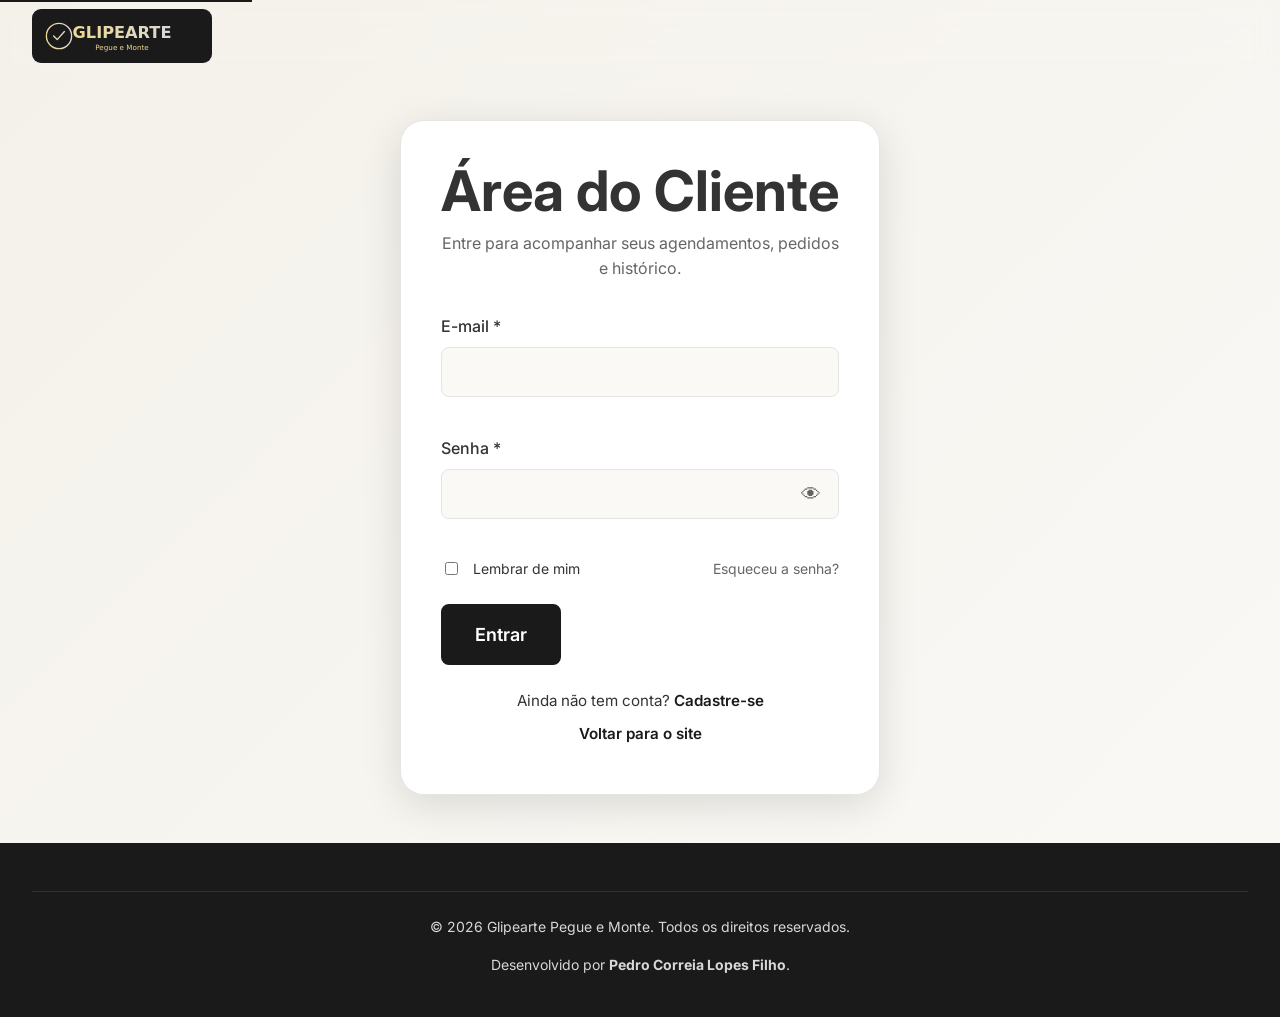
<file: pages/area-cliente.html>
<!DOCTYPE html>
<html lang="pt-BR">
<head>
  <meta charset="UTF-8">
  <meta name="viewport" content="width=device-width, initial-scale=1.0">
  <title>Área do Cliente | Glipearte Pegue e Monte</title>
  <meta name="description" content="Acompanhe seus agendamentos, pedidos e histórico de locações na Glipearte.">
  <meta name="robots" content="noindex, follow">
  <link rel="preconnect" href="https://fonts.googleapis.com">
  <link rel="preconnect" href="https://fonts.gstatic.com" crossorigin>
  <link href="https://fonts.googleapis.com/css2?family=Inter:wght@300;400;500;600;700&display=swap" rel="stylesheet">
  <link rel="stylesheet" href="../css/main.css">
  <link rel="stylesheet" href="../css/animations.css">
</head>
<body>
  <a href="#main-content" class="skip-link">Pular para conteúdo principal</a>
  <header class="site-header" id="topo">
    <div class="container header-inner">
      <a class="logo" href="../index.html" aria-label="Glipearte Pegue e Monte - Página inicial">
        <img src="../images/logo-glipearte.svg" alt="Glipearte Pegue e Monte" width="180" height="60">
      </a>
      <nav class="main-nav" id="nav-menu" aria-label="Navegação principal">
        <ul class="nav-list">
          <li><a href="../index.html">Voltar ao site</a></li>
          <li><a href="area-cliente.html" class="active" aria-current="page">Painel</a></li>
          <li><a href="#" id="logout-link">Sair</a></li>
        </ul>
      </nav>
    </div>
  </header>

  <main id="main-content">
    <section class="page-hero" aria-labelledby="page-title">
      <div class="container">
        <span class="eyebrow reveal">Bem-vindo(a)</span>
        <h1 id="page-title" class="reveal">Área do Cliente</h1>
        <p class="reveal">Acompanhe seus agendamentos, faça novas reservas e gerencie seus dados.</p>
      </div>
    </section>

    <section class="section dashboard" aria-labelledby="dashboard-title">
      <div class="container">
        <h2 id="dashboard-title" class="visually-hidden">Painel do cliente</h2>
        <div class="dashboard-grid">
          <article class="dashboard-card reveal">
            <h3>Próximos agendamentos</h3>
            <div class="dashboard-list" id="upcoming-list">
              <p>Você não tem agendamentos futuros.</p>
            </div>
            <a href="agendamento.html" class="btn btn-primary">Novo agendamento</a>
          </article>
          <article class="dashboard-card reveal">
            <h3>Histórico de locações</h3>
            <div class="dashboard-list" id="history-list">
              <p>Nenhuma locação registrada.</p>
            </div>
          </article>
          <article class="dashboard-card reveal">
            <h3>Dados da conta</h3>
            <dl class="account-info">
              <dt>Nome</dt><dd id="account-name">Cliente Glipearte</dd>
              <dt>E-mail</dt><dd id="account-email">cliente@glipearte.com.br</dd>
              <dt>Telefone</dt><dd id="account-phone">(85) 99999-9999</dd>
            </dl>
            <a href="#" class="btn btn-ghost">Editar perfil</a>
          </article>
          <article class="dashboard-card reveal">
            <h3>Ações rápidas</h3>
            <ul class="quick-actions">
              <li><a href="servicos.html">Ver catálogo</a></li>
              <li><a href="contato.html">Falar com atendimento</a></li>
              <li><a href="depoimentos.html">Deixar depoimento</a></li>
            </ul>
          </article>
        </div>
      </div>
    </section>
  </main>

  <footer class="site-footer">
    <div class="container">
      <div class="footer-bottom">
        <p>© <span id="year"></span> Glipearte Pegue e Monte. Todos os direitos reservados.</p>
        <p>Desenvolvido por <strong>Pedro Correia Lopes Filho</strong>.</p>
      </div>
    </div>
  </footer>

  <script src="../js/main.js" defer></script>
  <script src="../js/auth.js" defer></script>
</body>
</html>
</file>
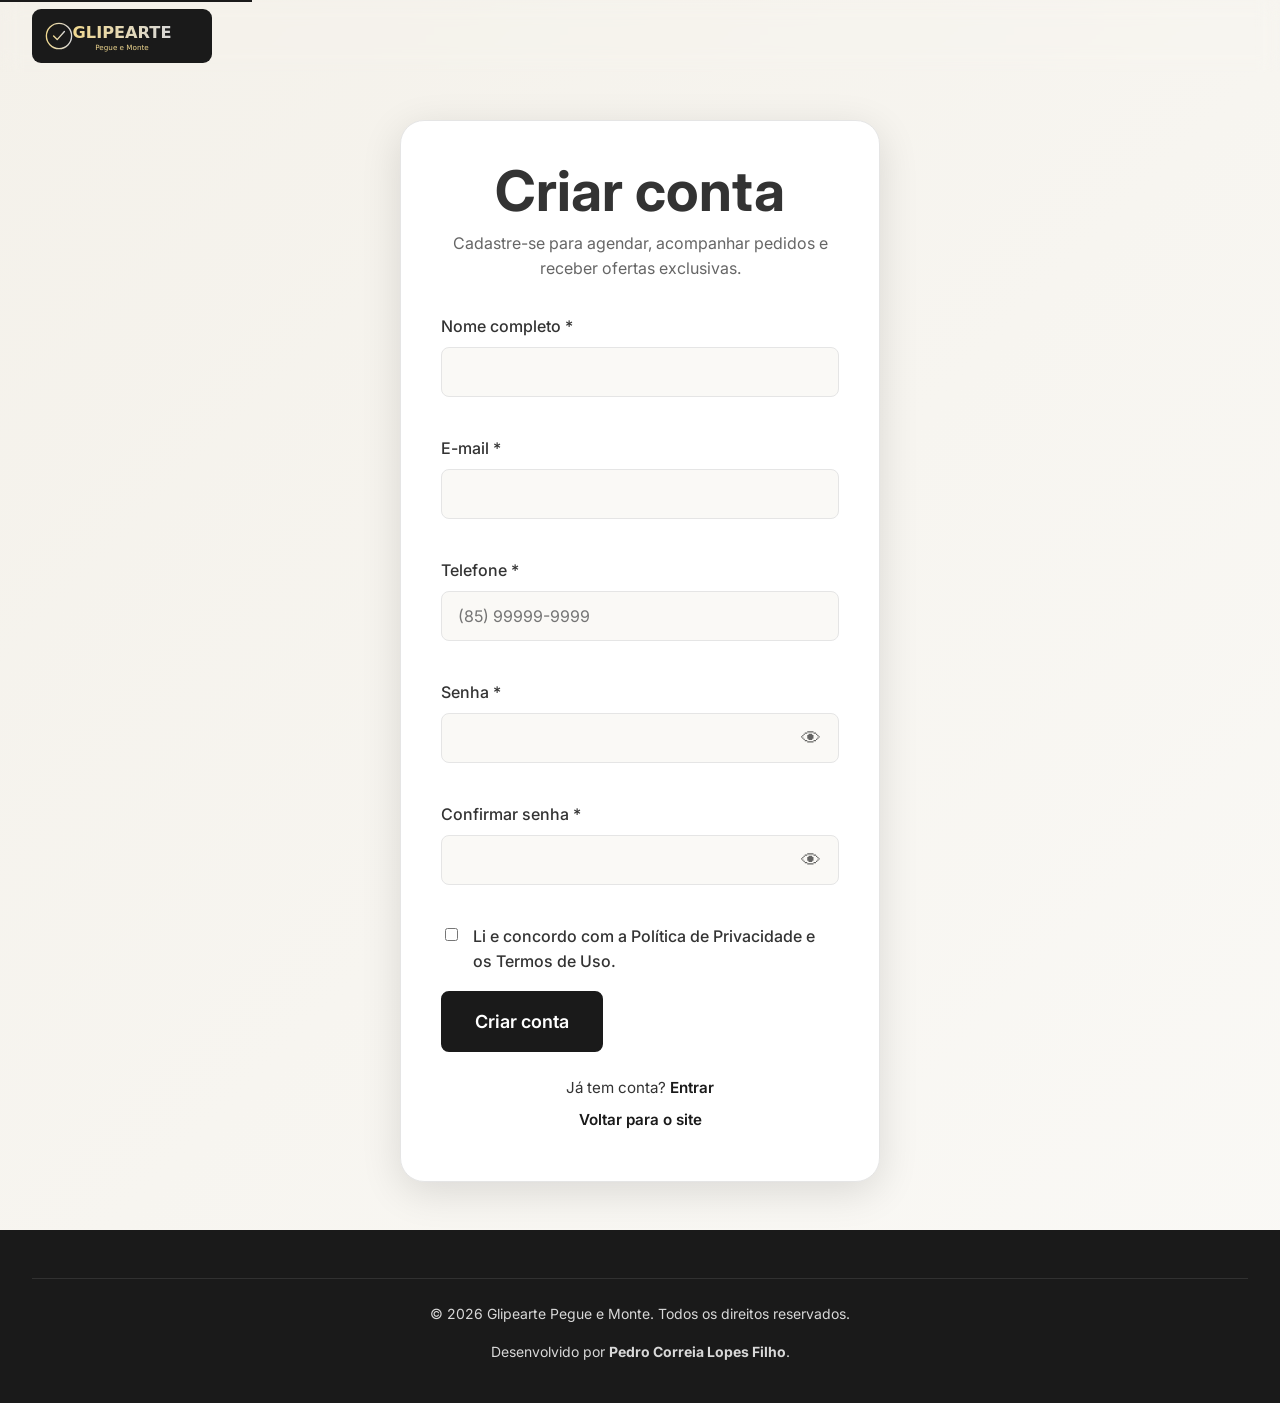
<file: pages/cadastro.html>
<!DOCTYPE html>
<html lang="pt-BR">
<head>
  <meta charset="UTF-8">
  <meta name="viewport" content="width=device-width, initial-scale=1.0">
  <title>Cadastro | Área do Cliente Glipearte</title>
  <meta name="description" content="Crie sua conta na Glipearte e acompanhe seus agendamentos e pedidos de aluguel para festas.">
  <meta name="robots" content="noindex, follow">
  <link rel="preconnect" href="https://fonts.googleapis.com">
  <link rel="preconnect" href="https://fonts.gstatic.com" crossorigin>
  <link href="https://fonts.googleapis.com/css2?family=Inter:wght@300;400;500;600;700&display=swap" rel="stylesheet">
  <link rel="stylesheet" href="../css/main.css">
  <link rel="stylesheet" href="../css/animations.css">
</head>
<body class="auth-page">
  <a href="#main-content" class="skip-link">Pular para conteúdo principal</a>
  <header class="site-header auth-header" id="topo">
    <div class="container header-inner">
      <a class="logo" href="../index.html" aria-label="Glipearte Pegue e Monte - Página inicial">
        <img src="../images/logo-glipearte.svg" alt="Glipearte Pegue e Monte" width="180" height="60">
      </a>
    </div>
  </header>

  <main id="main-content">
    <section class="auth-section" aria-labelledby="register-title">
      <div class="container">
        <div class="auth-card reveal">
          <h1 id="register-title">Criar conta</h1>
          <p>Cadastre-se para agendar, acompanhar pedidos e receber ofertas exclusivas.</p>
          <form class="auth-form" id="register-form" action="#" method="post" novalidate>
            <div class="form-group">
              <label for="register-name">Nome completo <span aria-label="obrigatório">*</span></label>
              <input type="text" id="register-name" name="name" required aria-required="true" autocomplete="name">
              <span class="error-message" aria-live="polite"></span>
            </div>
            <div class="form-group">
              <label for="register-email">E-mail <span aria-label="obrigatório">*</span></label>
              <input type="email" id="register-email" name="email" required aria-required="true" autocomplete="email">
              <span class="error-message" aria-live="polite"></span>
            </div>
            <div class="form-group">
              <label for="register-phone">Telefone <span aria-label="obrigatório">*</span></label>
              <input type="tel" id="register-phone" name="phone" required aria-required="true" autocomplete="tel" placeholder="(85) 99999-9999">
              <span class="error-message" aria-live="polite"></span>
            </div>
            <div class="form-group">
              <label for="register-password">Senha <span aria-label="obrigatório">*</span></label>
              <div class="password-wrapper">
                <input type="password" id="register-password" name="password" required aria-required="true" autocomplete="new-password" minlength="6">
                <button type="button" class="toggle-password" aria-label="Mostrar senha" data-target="register-password">👁</button>
              </div>
              <span class="error-message" aria-live="polite"></span>
            </div>
            <div class="form-group">
              <label for="register-password-confirm">Confirmar senha <span aria-label="obrigatório">*</span></label>
              <div class="password-wrapper">
                <input type="password" id="register-password-confirm" name="password_confirm" required aria-required="true" autocomplete="new-password">
                <button type="button" class="toggle-password" aria-label="Mostrar senha" data-target="register-password-confirm">👁</button>
              </div>
              <span class="error-message" aria-live="polite"></span>
            </div>
            <div class="form-group form-check">
              <input type="checkbox" id="register-privacy" name="privacy" required aria-required="true">
              <label for="register-privacy">Li e concordo com a <a href="privacidade.html">Política de Privacidade</a> e os <a href="termos.html">Termos de Uso</a>.</label>
              <span class="error-message" aria-live="polite"></span>
            </div>
            <button type="submit" class="btn btn-primary btn-lg">Criar conta</button>
            <div class="form-feedback" role="status" aria-live="polite"></div>
          </form>
          <div class="auth-footer">
            <p>Já tem conta? <a href="login.html">Entrar</a></p>
            <p><a href="../index.html">Voltar para o site</a></p>
          </div>
        </div>
      </div>
    </section>
  </main>

  <footer class="site-footer compact">
    <div class="container">
      <div class="footer-bottom">
        <p>© <span id="year"></span> Glipearte Pegue e Monte. Todos os direitos reservados.</p>
        <p>Desenvolvido por <strong>Pedro Correia Lopes Filho</strong>.</p>
      </div>
    </div>
  </footer>

  <script src="../js/main.js" defer></script>
  <script src="../js/forms.js" defer></script>
  <script src="../js/auth.js" defer></script>
</body>
</html>
</file>
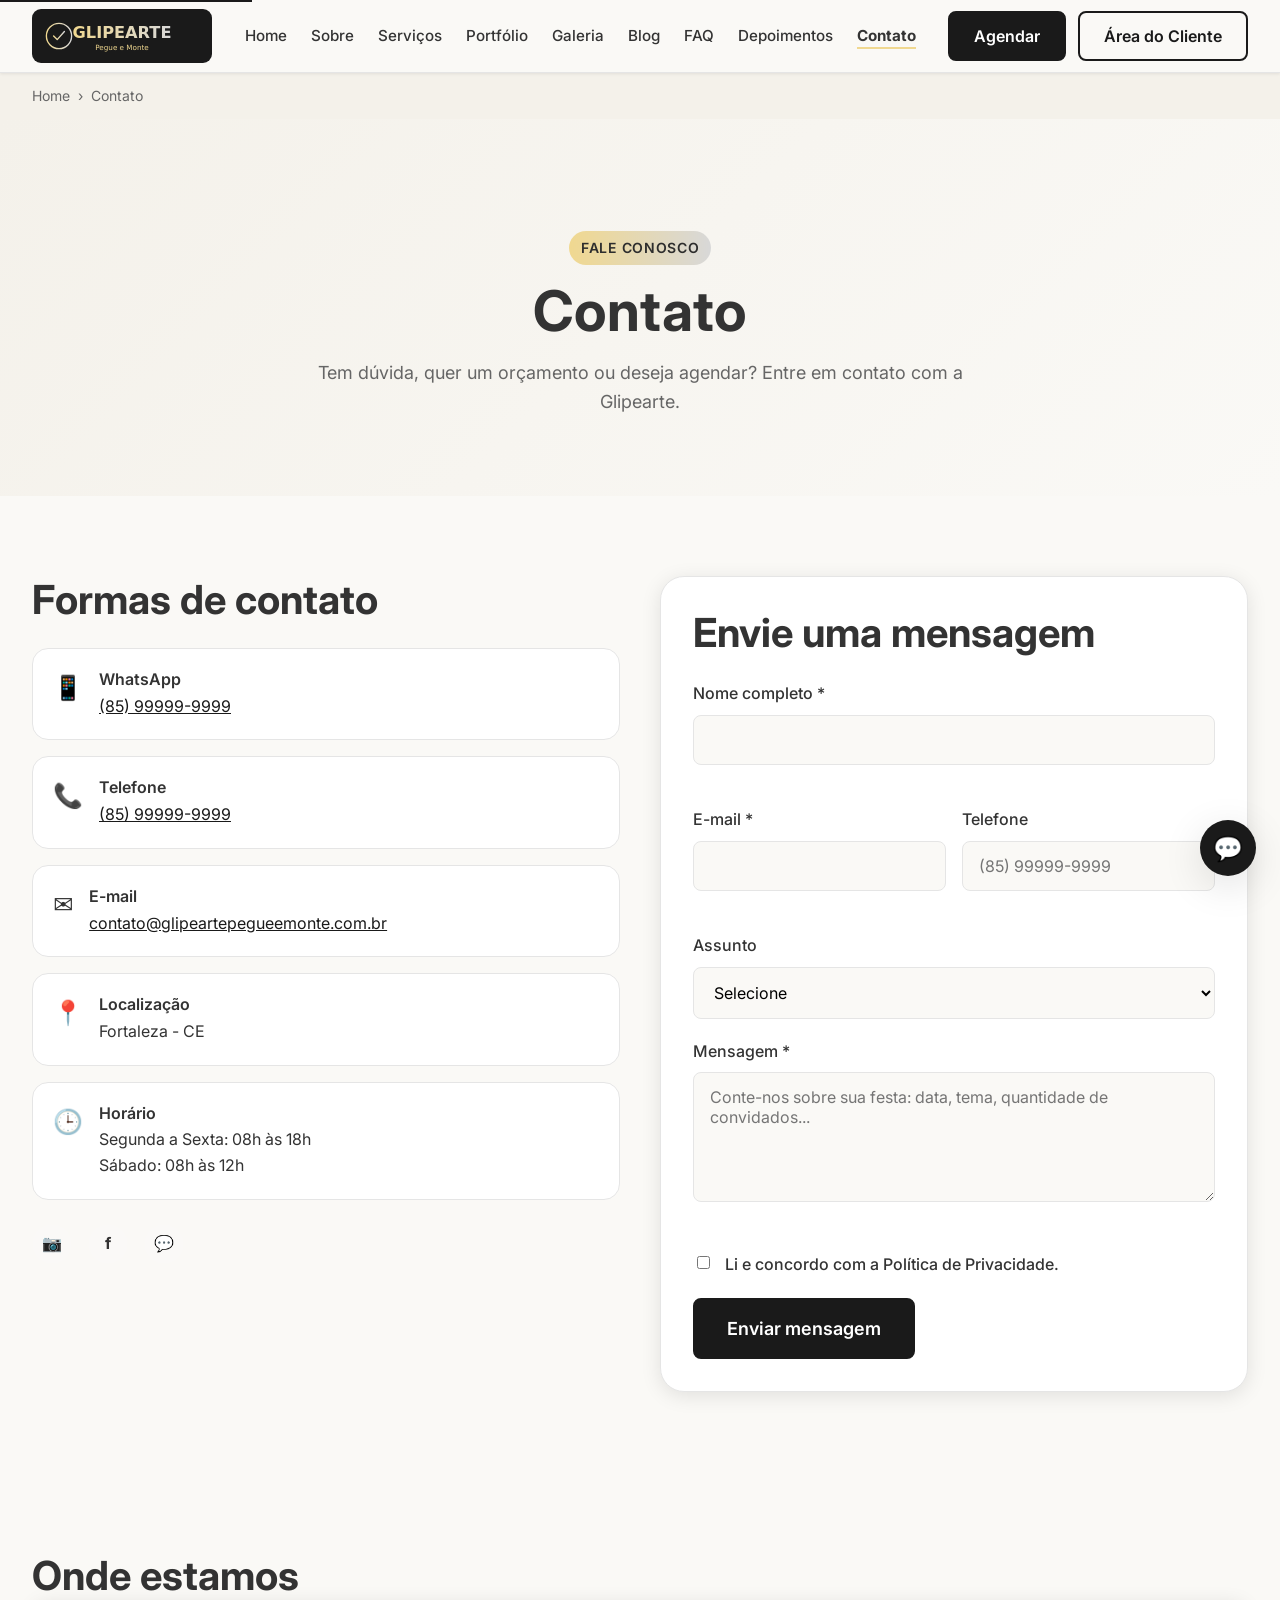
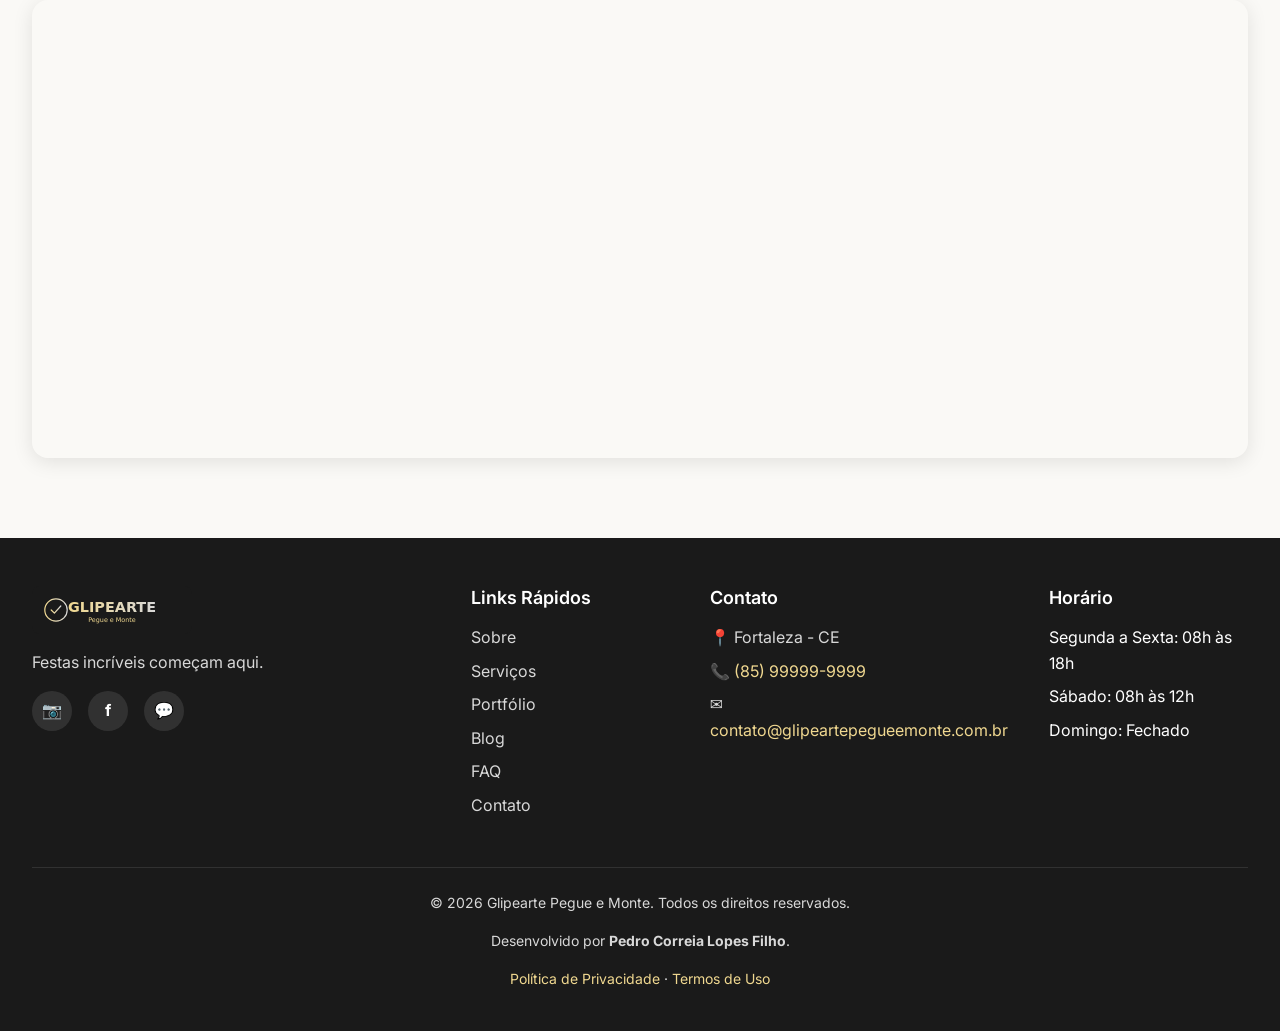
<file: pages/contato.html>
<!DOCTYPE html>
<html lang="pt-BR">
<head>
  <meta charset="UTF-8">
  <meta name="viewport" content="width=device-width, initial-scale=1.0">
  <title>Contato | Glipearte Pegue e Monte - Fortaleza/CE</title>
  <meta name="description" content="Entre em contato com a Glipearte em Fortaleza. WhatsApp, telefone, e-mail, redes sociais ou formulário. Agende sua festa agora.">
  <meta name="robots" content="index, follow">
  <meta property="og:title" content="Contato | Glipearte Pegue e Monte">
  <meta property="og:description" content="Fale com a Glipearte em Fortaleza. Agende sua festa.">
  <meta property="og:type" content="website">
  <meta property="og:url" content="https://www.glipeartepegueemonte.com.br/pages/contato.html">
  <meta property="og:image" content="../images/og-contato.jpg">
  <link rel="canonical" href="https://www.glipeartepegueemonte.com.br/pages/contato.html">
  <link rel="preconnect" href="https://fonts.googleapis.com">
  <link rel="preconnect" href="https://fonts.gstatic.com" crossorigin>
  <link href="https://fonts.googleapis.com/css2?family=Inter:wght@300;400;500;600;700&display=swap" rel="stylesheet">
  <link rel="stylesheet" href="../css/main.css">
  <link rel="stylesheet" href="../css/animations.css">
</head>
<body>
  <a href="#main-content" class="skip-link">Pular para conteúdo principal</a>
  <header class="site-header" id="topo">
    <div class="container header-inner">
      <a class="logo" href="../index.html" aria-label="Glipearte Pegue e Monte - Página inicial">
        <img src="../images/logo-glipearte.svg" alt="Glipearte Pegue e Monte" width="180" height="60">
      </a>
      <button class="menu-toggle" aria-label="Abrir menu" aria-expanded="false" aria-controls="nav-menu">
        <span class="hamburger"></span><span class="hamburger"></span><span class="hamburger"></span>
      </button>
      <nav class="main-nav" id="nav-menu" aria-label="Navegação principal">
        <ul class="nav-list">
          <li><a href="../index.html">Home</a></li>
          <li><a href="sobre.html">Sobre</a></li>
          <li><a href="servicos.html">Serviços</a></li>
          <li><a href="portfolio.html">Portfólio</a></li>
          <li><a href="galeria.html">Galeria</a></li>
          <li><a href="blog.html">Blog</a></li>
          <li><a href="faq.html">FAQ</a></li>
          <li><a href="depoimentos.html">Depoimentos</a></li>
          <li><a href="contato.html" class="active" aria-current="page">Contato</a></li>
        </ul>
      </nav>
      <div class="header-actions">
        <a href="agendamento.html" class="btn btn-primary">Agendar</a>
        <a href="login.html" class="btn btn-ghost">Área do Cliente</a>
      </div>
    </div>
  </header>

  <nav class="breadcrumbs" aria-label="Você está em:">
    <div class="container">
      <ol>
        <li><a href="../index.html">Home</a></li>
        <li aria-current="page">Contato</li>
      </ol>
    </div>
  </nav>

  <main id="main-content">
    <section class="page-hero" aria-labelledby="page-title">
      <div class="container">
        <span class="eyebrow reveal">Fale conosco</span>
        <h1 id="page-title" class="reveal">Contato</h1>
        <p class="reveal">Tem dúvida, quer um orçamento ou deseja agendar? Entre em contato com a Glipearte.</p>
      </div>
    </section>

    <section class="section contact-section" aria-labelledby="contact-title">
      <div class="container two-columns">
        <div class="contact-info reveal">
          <h2 id="contact-title">Formas de contato</h2>
          <address class="contact-cards">
            <div class="contact-card">
              <span aria-hidden="true">📱</span>
              <div>
                <h3>WhatsApp</h3>
                <p><a href="https://wa.me/5585999999999?text=Ol%C3%A1!%20Quero%20montar%20minha%20festa%20com%20a%20Glipearte" target="_blank" rel="noopener">(85) 99999-9999</a></p>
              </div>
            </div>
            <div class="contact-card">
              <span aria-hidden="true">📞</span>
              <div>
                <h3>Telefone</h3>
                <p><a href="tel:+5585999999999">(85) 99999-9999</a></p>
              </div>
            </div>
            <div class="contact-card">
              <span aria-hidden="true">✉️</span>
              <div>
                <h3>E-mail</h3>
                <p><a href="mailto:contato@glipeartepegueemonte.com.br">contato@glipeartepegueemonte.com.br</a></p>
              </div>
            </div>
            <div class="contact-card">
              <span aria-hidden="true">📍</span>
              <div>
                <h3>Localização</h3>
                <p>Fortaleza - CE</p>
              </div>
            </div>
            <div class="contact-card">
              <span aria-hidden="true">🕒</span>
              <div>
                <h3>Horário</h3>
                <p>Segunda a Sexta: 08h às 18h<br>Sábado: 08h às 12h</p>
              </div>
            </div>
          </address>
          <div class="social-links" aria-label="Redes sociais">
            <a href="https://instagram.com/glipeartepegueemonte" target="_blank" rel="noopener" aria-label="Instagram"><span class="icon-instagram" aria-hidden="true"></span></a>
            <a href="https://facebook.com/glipeartepegueemonte" target="_blank" rel="noopener" aria-label="Facebook"><span class="icon-facebook" aria-hidden="true"></span></a>
            <a href="https://wa.me/5585999999999" target="_blank" rel="noopener" aria-label="WhatsApp"><span class="icon-whatsapp" aria-hidden="true"></span></a>
          </div>
        </div>

        <div class="contact-form-wrapper reveal">
          <h2>Envie uma mensagem</h2>
          <form class="contact-form" id="contact-form" action="#" method="post" novalidate>
            <div class="form-group">
              <label for="contact-name">Nome completo <span aria-label="obrigatório">*</span></label>
              <input type="text" id="contact-name" name="name" required aria-required="true" autocomplete="name">
              <span class="error-message" aria-live="polite"></span>
            </div>
            <div class="form-row">
              <div class="form-group">
                <label for="contact-email">E-mail <span aria-label="obrigatório">*</span></label>
                <input type="email" id="contact-email" name="email" required aria-required="true" autocomplete="email">
                <span class="error-message" aria-live="polite"></span>
              </div>
              <div class="form-group">
                <label for="contact-phone">Telefone</label>
                <input type="tel" id="contact-phone" name="phone" autocomplete="tel" placeholder="(85) 99999-9999">
                <span class="error-message" aria-live="polite"></span>
              </div>
            </div>
            <div class="form-group">
              <label for="contact-subject">Assunto</label>
              <select id="contact-subject" name="subject">
                <option value="">Selecione</option>
                <option value="orcamento">Orçamento</option>
                <option value="agendamento">Agendamento</option>
                <option value="duvida">Dúvida</option>
                <option value="outro">Outro</option>
              </select>
            </div>
            <div class="form-group">
              <label for="contact-message">Mensagem <span aria-label="obrigatório">*</span></label>
              <textarea id="contact-message" name="message" rows="5" required aria-required="true" placeholder="Conte-nos sobre sua festa: data, tema, quantidade de convidados..."></textarea>
              <span class="error-message" aria-live="polite"></span>
            </div>
            <div class="form-group form-check">
              <input type="checkbox" id="contact-privacy" name="privacy" required aria-required="true">
              <label for="contact-privacy">Li e concordo com a <a href="privacidade.html">Política de Privacidade</a>.</label>
              <span class="error-message" aria-live="polite"></span>
            </div>
            <button type="submit" class="btn btn-primary btn-lg">Enviar mensagem</button>
            <div class="form-feedback" role="status" aria-live="polite"></div>
          </form>
        </div>
      </div>
    </section>

    <section class="section map-section" aria-labelledby="map-title">
      <div class="container">
        <h2 id="map-title" class="reveal">Onde estamos</h2>
        <div class="map-wrapper reveal">
          <iframe
            src="https://www.google.com/maps/embed?pb=!1m18!1m12!1m3!1d127559.8321887241!2d-38.626488864999994!3d-3.7327152600195!2m3!1f0!2f0!3f0!3m2!1i1024!2i768!4f13.1!3m3!1m2!1s0x7c74c3f5cacea07%3A0x7975c6437f471!2sFortaleza%2C%20CE!5e0!3m2!1spt-BR!2sbr!4v1699999999999!5m2!1spt-BR!2sbr"
            width="100%" height="450" style="border:0;" allowfullscreen="" loading="lazy" referrerpolicy="no-referrer-when-downgrade" title="Mapa de Fortaleza - CE"></iframe>
        </div>
      </div>
    </section>
  </main>

  <footer class="site-footer">
    <div class="container">
      <div class="footer-grid">
        <div class="footer-brand">
          <a href="../index.html"><img src="../images/logo-glipearte.svg" alt="Glipearte Pegue e Monte" width="160" height="54"></a>
          <p>Festas incríveis começam aqui.</p>
          <div class="social-links" aria-label="Redes sociais">
            <a href="https://instagram.com/glipeartepegueemonte" target="_blank" rel="noopener" aria-label="Instagram"><span class="icon-instagram" aria-hidden="true"></span></a>
            <a href="https://facebook.com/glipeartepegueemonte" target="_blank" rel="noopener" aria-label="Facebook"><span class="icon-facebook" aria-hidden="true"></span></a>
            <a href="https://wa.me/5585999999999" target="_blank" rel="noopener" aria-label="WhatsApp"><span class="icon-whatsapp" aria-hidden="true"></span></a>
          </div>
        </div>
        <nav class="footer-nav" aria-label="Links rápidos">
          <h3>Links Rápidos</h3>
          <ul>
            <li><a href="sobre.html">Sobre</a></li>
            <li><a href="servicos.html">Serviços</a></li>
            <li><a href="portfolio.html">Portfólio</a></li>
            <li><a href="blog.html">Blog</a></li>
            <li><a href="faq.html">FAQ</a></li>
            <li><a href="contato.html">Contato</a></li>
          </ul>
        </nav>
        <div class="footer-contact">
          <h3>Contato</h3>
          <address>
            <p><span aria-hidden="true">📍</span> Fortaleza - CE</p>
            <p><span aria-hidden="true">📞</span> <a href="tel:+5585999999999">(85) 99999-9999</a></p>
            <p><span aria-hidden="true">✉️</span> <a href="mailto:contato@glipeartepegueemonte.com.br">contato@glipeartepegueemonte.com.br</a></p>
          </address>
        </div>
        <div class="footer-hours">
          <h3>Horário</h3>
          <ul><li>Segunda a Sexta: 08h às 18h</li><li>Sábado: 08h às 12h</li><li>Domingo: Fechado</li></ul>
        </div>
      </div>
      <div class="footer-bottom">
        <p>© <span id="year"></span> Glipearte Pegue e Monte. Todos os direitos reservados.</p>
        <p>Desenvolvido por <strong>Pedro Correia Lopes Filho</strong>.</p>
        <p><a href="privacidade.html">Política de Privacidade</a> · <a href="termos.html">Termos de Uso</a></p>
      </div>
    </div>
  </footer>

  <button class="chat-toggle" aria-label="Abrir chat de atendimento" aria-expanded="false" aria-controls="chat-window">
    <span class="icon-chat" aria-hidden="true"></span>
  </button>
  <div class="chat-window" id="chat-window" role="dialog" aria-label="Chat online" aria-hidden="true">
    <div class="chat-header"><strong>Atendimento Glipearte</strong><button class="chat-close" aria-label="Fechar chat">✕</button></div>
    <div class="chat-body" id="chat-body"><div class="chat-message bot">Olá! Como posso ajudar na sua festa hoje?</div></div>
    <form class="chat-form" id="chat-form">
      <label for="chat-input" class="visually-hidden">Mensagem</label>
      <input type="text" id="chat-input" placeholder="Digite sua mensagem..." autocomplete="off">
      <button type="submit" aria-label="Enviar mensagem">➤</button>
    </form>
  </div>

  <a href="#topo" class="back-to-top" aria-label="Voltar ao topo"><span aria-hidden="true">↑</span></a>

  <script src="../js/main.js" defer></script>
  <script src="../js/chatbot.js" defer></script>
  <script src="../js/forms.js" defer></script>
</body>
</html>
</file>
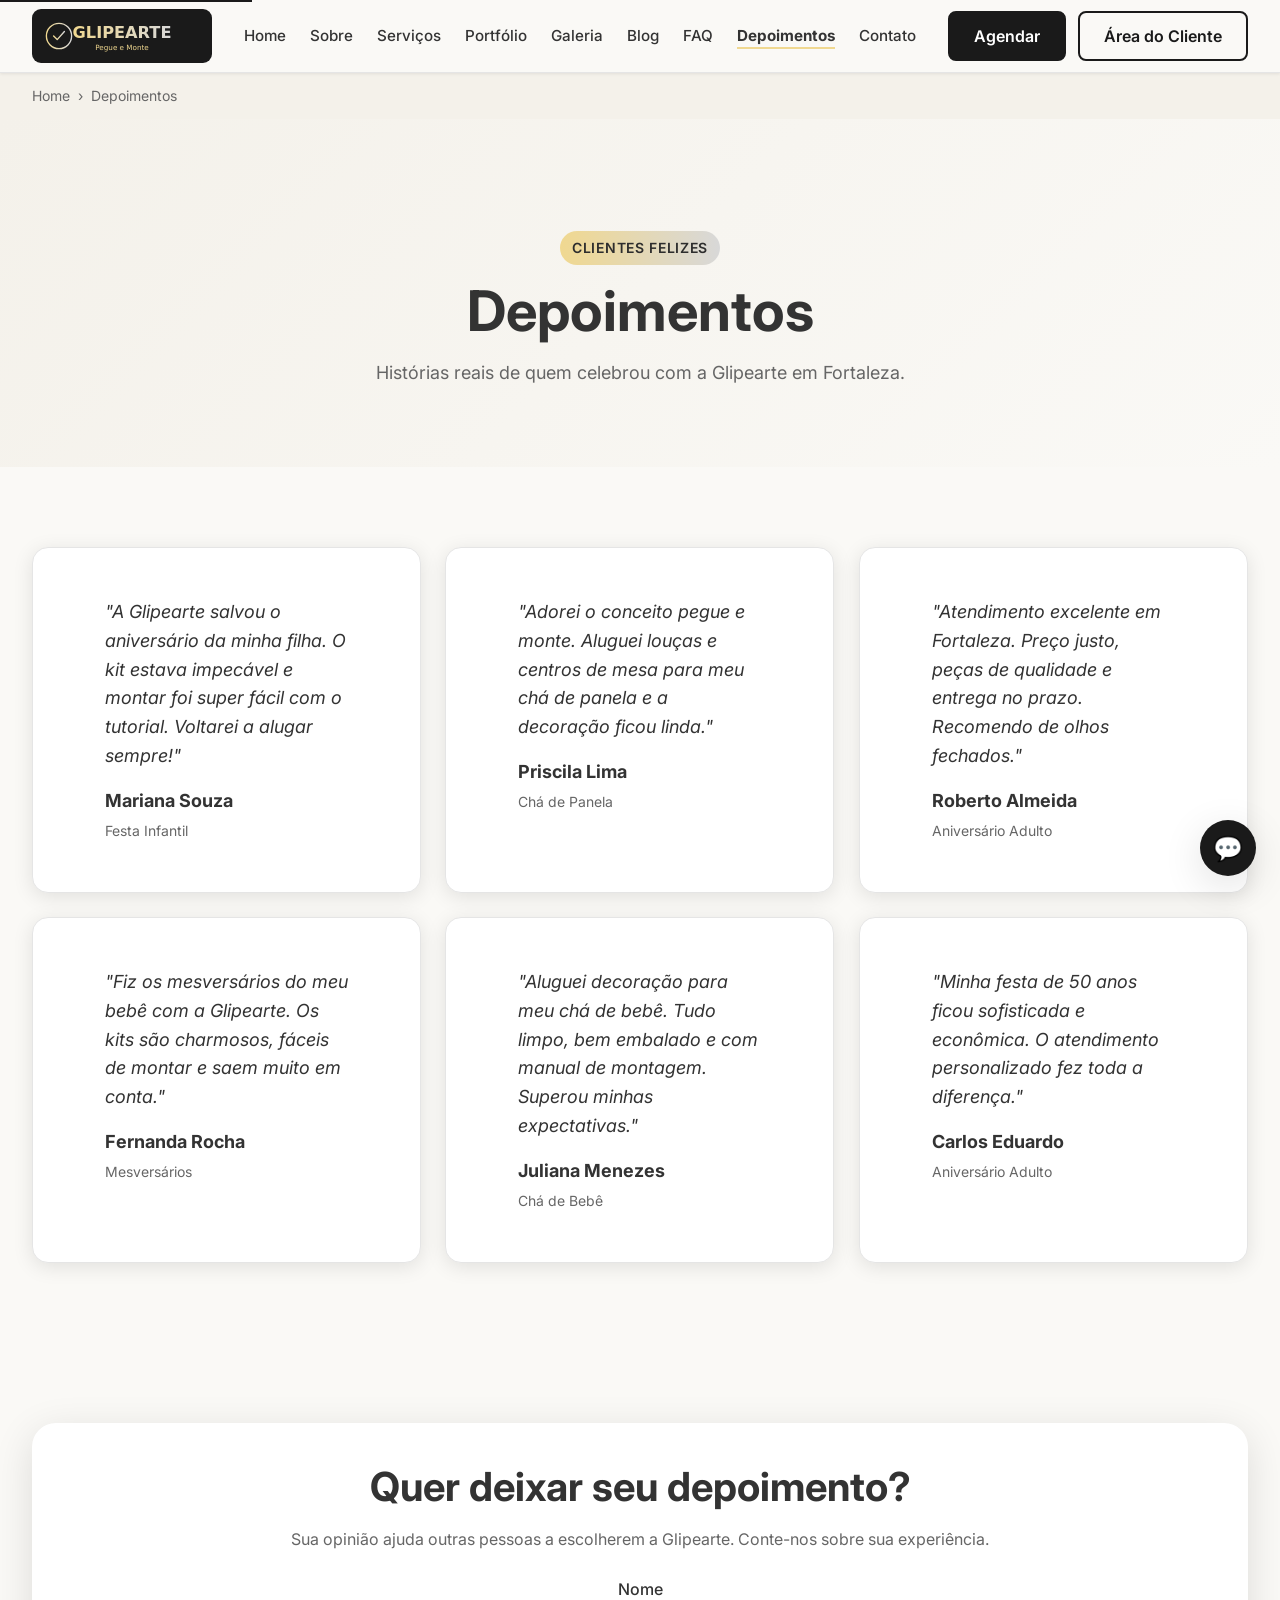
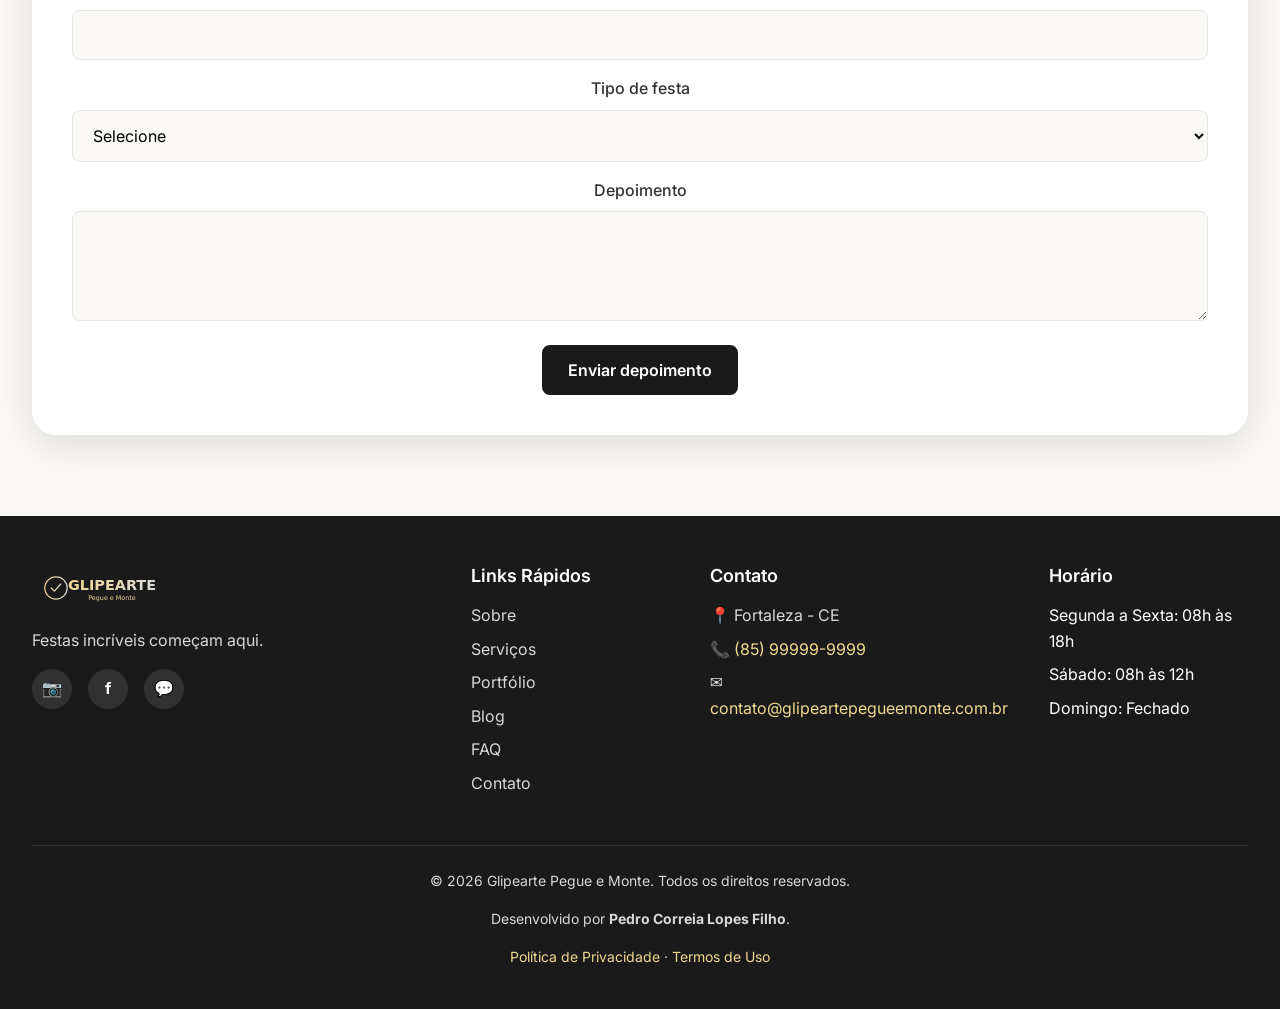
<file: pages/depoimentos.html>
<!DOCTYPE html>
<html lang="pt-BR">
<head>
  <meta charset="UTF-8">
  <meta name="viewport" content="width=device-width, initial-scale=1.0">
  <title>Depoimentos de Clientes | Glipearte Pegue e Monte</title>
  <meta name="description" content="Veja o que nossos clientes dizem sobre a Glipearte. Festas infantis, chás, aniversários e mesversários em Fortaleza.">
  <meta name="robots" content="index, follow">
  <meta property="og:title" content="Depoimentos | Glipearte Pegue e Monte">
  <meta property="og:description" content="Clientes satisfeitos com a Glipearte em Fortaleza.">
  <meta property="og:type" content="website">
  <meta property="og:url" content="https://www.glipeartepegueemonte.com.br/pages/depoimentos.html">
  <meta property="og:image" content="../images/og-depoimentos.jpg">
  <link rel="canonical" href="https://www.glipeartepegueemonte.com.br/pages/depoimentos.html">
  <link rel="preconnect" href="https://fonts.googleapis.com">
  <link rel="preconnect" href="https://fonts.gstatic.com" crossorigin>
  <link href="https://fonts.googleapis.com/css2?family=Inter:wght@300;400;500;600;700&display=swap" rel="stylesheet">
  <link rel="stylesheet" href="../css/main.css">
  <link rel="stylesheet" href="../css/animations.css">
</head>
<body>
  <a href="#main-content" class="skip-link">Pular para conteúdo principal</a>
  <header class="site-header" id="topo">
    <div class="container header-inner">
      <a class="logo" href="../index.html" aria-label="Glipearte Pegue e Monte - Página inicial">
        <img src="../images/logo-glipearte.svg" alt="Glipearte Pegue e Monte" width="180" height="60">
      </a>
      <button class="menu-toggle" aria-label="Abrir menu" aria-expanded="false" aria-controls="nav-menu">
        <span class="hamburger"></span><span class="hamburger"></span><span class="hamburger"></span>
      </button>
      <nav class="main-nav" id="nav-menu" aria-label="Navegação principal">
        <ul class="nav-list">
          <li><a href="../index.html">Home</a></li>
          <li><a href="sobre.html">Sobre</a></li>
          <li><a href="servicos.html">Serviços</a></li>
          <li><a href="portfolio.html">Portfólio</a></li>
          <li><a href="galeria.html">Galeria</a></li>
          <li><a href="blog.html">Blog</a></li>
          <li><a href="faq.html">FAQ</a></li>
          <li><a href="depoimentos.html" class="active" aria-current="page">Depoimentos</a></li>
          <li><a href="contato.html">Contato</a></li>
        </ul>
      </nav>
      <div class="header-actions">
        <a href="agendamento.html" class="btn btn-primary">Agendar</a>
        <a href="login.html" class="btn btn-ghost">Área do Cliente</a>
      </div>
    </div>
  </header>

  <nav class="breadcrumbs" aria-label="Você está em:">
    <div class="container">
      <ol>
        <li><a href="../index.html">Home</a></li>
        <li aria-current="page">Depoimentos</li>
      </ol>
    </div>
  </nav>

  <main id="main-content">
    <section class="page-hero" aria-labelledby="page-title">
      <div class="container">
        <span class="eyebrow reveal">Clientes felizes</span>
        <h1 id="page-title" class="reveal">Depoimentos</h1>
        <p class="reveal">Histórias reais de quem celebrou com a Glipearte em Fortaleza.</p>
      </div>
    </section>

    <section class="section" aria-labelledby="reviews-title">
      <div class="container">
        <h2 id="reviews-title" class="visually-hidden">Avaliações</h2>
        <div class="testimonials-grid">
          <article class="testimonial-card reveal">
            <blockquote>
              <p>"A Glipearte salvou o aniversário da minha filha. O kit estava impecável e montar foi super fácil com o tutorial. Voltarei a alugar sempre!"</p>
              <footer><strong>Mariana Souza</strong><span>Festa Infantil</span></footer>
            </blockquote>
          </article>
          <article class="testimonial-card reveal">
            <blockquote>
              <p>"Adorei o conceito pegue e monte. Aluguei louças e centros de mesa para meu chá de panela e a decoração ficou linda."</p>
              <footer><strong>Priscila Lima</strong><span>Chá de Panela</span></footer>
            </blockquote>
          </article>
          <article class="testimonial-card reveal">
            <blockquote>
              <p>"Atendimento excelente em Fortaleza. Preço justo, peças de qualidade e entrega no prazo. Recomendo de olhos fechados."</p>
              <footer><strong>Roberto Almeida</strong><span>Aniversário Adulto</span></footer>
            </blockquote>
          </article>
          <article class="testimonial-card reveal">
            <blockquote>
              <p>"Fiz os mesversários do meu bebê com a Glipearte. Os kits são charmosos, fáceis de montar e saem muito em conta."</p>
              <footer><strong>Fernanda Rocha</strong><span>Mesversários</span></footer>
            </blockquote>
          </article>
          <article class="testimonial-card reveal">
            <blockquote>
              <p>"Aluguei decoração para meu chá de bebê. Tudo limpo, bem embalado e com manual de montagem. Superou minhas expectativas."</p>
              <footer><strong>Juliana Menezes</strong><span>Chá de Bebê</span></footer>
            </blockquote>
          </article>
          <article class="testimonial-card reveal">
            <blockquote>
              <p>"Minha festa de 50 anos ficou sofisticada e econômica. O atendimento personalizado fez toda a diferença."</p>
              <footer><strong>Carlos Eduardo</strong><span>Aniversário Adulto</span></footer>
            </blockquote>
          </article>
        </div>
      </div>
    </section>

    <section class="section review-cta" aria-labelledby="review-title">
      <div class="container">
        <div class="cta-box reveal">
          <h2 id="review-title">Quer deixar seu depoimento?</h2>
          <p>Sua opinião ajuda outras pessoas a escolherem a Glipearte. Conte-nos sobre sua experiência.</p>
          <form class="review-form" id="review-form" action="#" method="post">
            <div class="form-group">
              <label for="review-name">Nome</label>
              <input type="text" id="review-name" name="name" required>
            </div>
            <div class="form-group">
              <label for="review-type">Tipo de festa</label>
              <select id="review-type" name="type" required>
                <option value="">Selecione</option>
                <option value="infantil">Infantil</option>
                <option value="chas">Chá</option>
                <option value="adulto">Adulto</option>
                <option value="mesversario">Mesversário</option>
                <option value="outro">Outro</option>
              </select>
            </div>
            <div class="form-group">
              <label for="review-text">Depoimento</label>
              <textarea id="review-text" name="review" rows="4" required></textarea>
            </div>
            <button type="submit" class="btn btn-primary">Enviar depoimento</button>
          </form>
        </div>
      </div>
    </section>
  </main>

  <footer class="site-footer">
    <div class="container">
      <div class="footer-grid">
        <div class="footer-brand">
          <a href="../index.html"><img src="../images/logo-glipearte.svg" alt="Glipearte Pegue e Monte" width="160" height="54"></a>
          <p>Festas incríveis começam aqui.</p>
          <div class="social-links" aria-label="Redes sociais">
            <a href="https://instagram.com/glipeartepegueemonte" target="_blank" rel="noopener" aria-label="Instagram"><span class="icon-instagram" aria-hidden="true"></span></a>
            <a href="https://facebook.com/glipeartepegueemonte" target="_blank" rel="noopener" aria-label="Facebook"><span class="icon-facebook" aria-hidden="true"></span></a>
            <a href="https://wa.me/5585999999999" target="_blank" rel="noopener" aria-label="WhatsApp"><span class="icon-whatsapp" aria-hidden="true"></span></a>
          </div>
        </div>
        <nav class="footer-nav" aria-label="Links rápidos">
          <h3>Links Rápidos</h3>
          <ul>
            <li><a href="sobre.html">Sobre</a></li>
            <li><a href="servicos.html">Serviços</a></li>
            <li><a href="portfolio.html">Portfólio</a></li>
            <li><a href="blog.html">Blog</a></li>
            <li><a href="faq.html">FAQ</a></li>
            <li><a href="contato.html">Contato</a></li>
          </ul>
        </nav>
        <div class="footer-contact">
          <h3>Contato</h3>
          <address>
            <p><span aria-hidden="true">📍</span> Fortaleza - CE</p>
            <p><span aria-hidden="true">📞</span> <a href="tel:+5585999999999">(85) 99999-9999</a></p>
            <p><span aria-hidden="true">✉️</span> <a href="mailto:contato@glipeartepegueemonte.com.br">contato@glipeartepegueemonte.com.br</a></p>
          </address>
        </div>
        <div class="footer-hours">
          <h3>Horário</h3>
          <ul><li>Segunda a Sexta: 08h às 18h</li><li>Sábado: 08h às 12h</li><li>Domingo: Fechado</li></ul>
        </div>
      </div>
      <div class="footer-bottom">
        <p>© <span id="year"></span> Glipearte Pegue e Monte. Todos os direitos reservados.</p>
        <p>Desenvolvido por <strong>Pedro Correia Lopes Filho</strong>.</p>
        <p><a href="privacidade.html">Política de Privacidade</a> · <a href="termos.html">Termos de Uso</a></p>
      </div>
    </div>
  </footer>

  <button class="chat-toggle" aria-label="Abrir chat de atendimento" aria-expanded="false" aria-controls="chat-window">
    <span class="icon-chat" aria-hidden="true"></span>
  </button>
  <div class="chat-window" id="chat-window" role="dialog" aria-label="Chat online" aria-hidden="true">
    <div class="chat-header"><strong>Atendimento Glipearte</strong><button class="chat-close" aria-label="Fechar chat">✕</button></div>
    <div class="chat-body" id="chat-body"><div class="chat-message bot">Olá! Como posso ajudar na sua festa hoje?</div></div>
    <form class="chat-form" id="chat-form">
      <label for="chat-input" class="visually-hidden">Mensagem</label>
      <input type="text" id="chat-input" placeholder="Digite sua mensagem..." autocomplete="off">
      <button type="submit" aria-label="Enviar mensagem">➤</button>
    </form>
  </div>

  <a href="#topo" class="back-to-top" aria-label="Voltar ao topo"><span aria-hidden="true">↑</span></a>

  <script src="../js/main.js" defer></script>
  <script src="../js/chatbot.js" defer></script>
  <script src="../js/forms.js" defer></script>
</body>
</html>
</file>
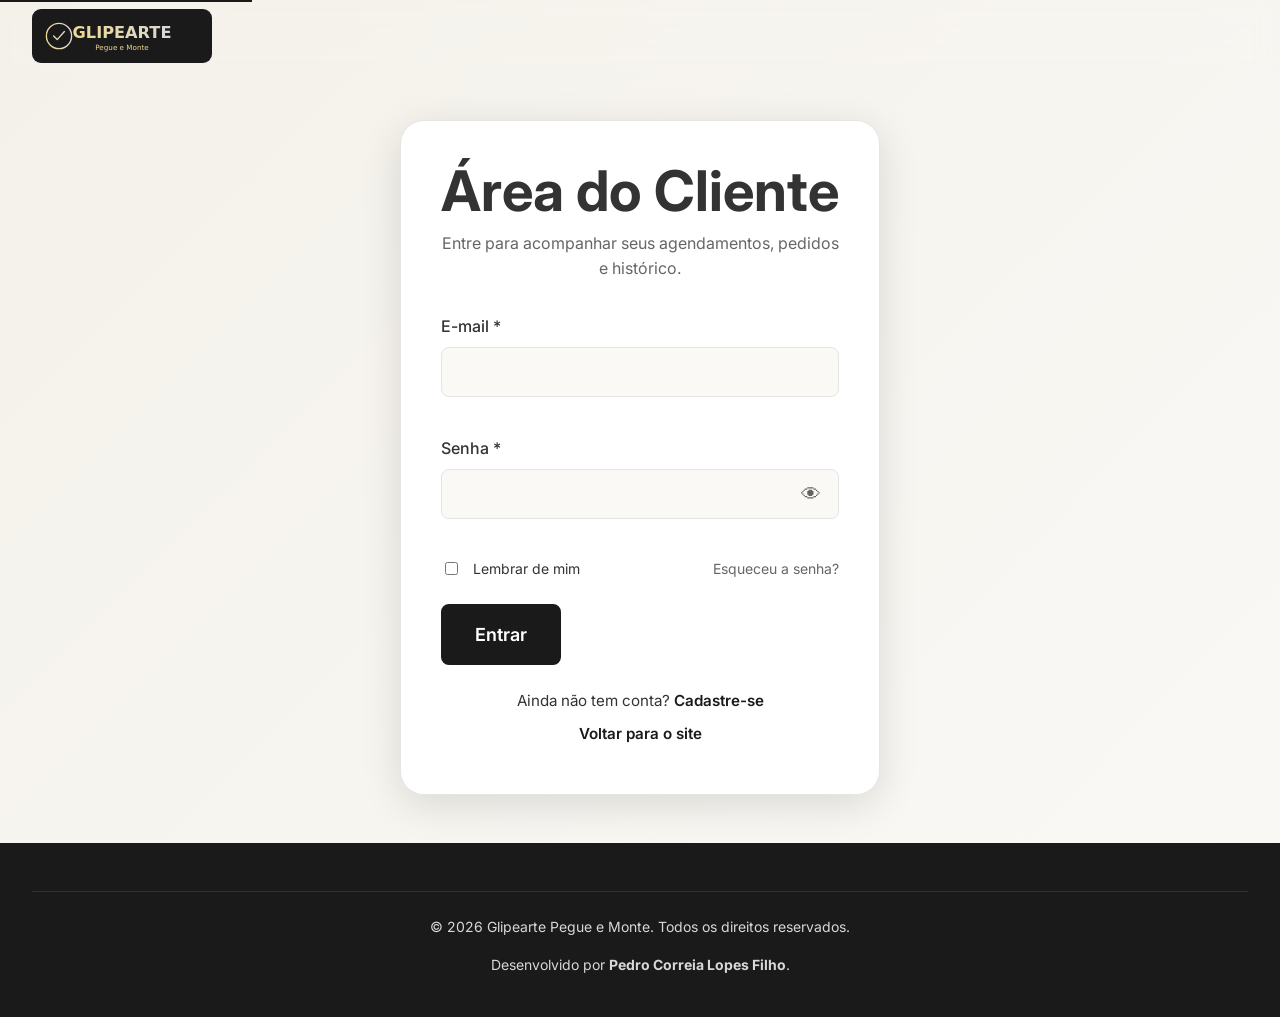
<file: pages/login.html>
<!DOCTYPE html>
<html lang="pt-BR">
<head>
  <meta charset="UTF-8">
  <meta name="viewport" content="width=device-width, initial-scale=1.0">
  <title>Login | Área do Cliente Glipearte</title>
  <meta name="description" content="Acesse sua conta na Glipearte. Acompanhe agendamentos, pedidos e histórico de locações.">
  <meta name="robots" content="noindex, follow">
  <link rel="preconnect" href="https://fonts.googleapis.com">
  <link rel="preconnect" href="https://fonts.gstatic.com" crossorigin>
  <link href="https://fonts.googleapis.com/css2?family=Inter:wght@300;400;500;600;700&display=swap" rel="stylesheet">
  <link rel="stylesheet" href="../css/main.css">
  <link rel="stylesheet" href="../css/animations.css">
</head>
<body class="auth-page">
  <a href="#main-content" class="skip-link">Pular para conteúdo principal</a>
  <header class="site-header auth-header" id="topo">
    <div class="container header-inner">
      <a class="logo" href="../index.html" aria-label="Glipearte Pegue e Monte - Página inicial">
        <img src="../images/logo-glipearte.svg" alt="Glipearte Pegue e Monte" width="180" height="60">
      </a>
    </div>
  </header>

  <main id="main-content">
    <section class="auth-section" aria-labelledby="login-title">
      <div class="container">
        <div class="auth-card reveal">
          <h1 id="login-title">Área do Cliente</h1>
          <p>Entre para acompanhar seus agendamentos, pedidos e histórico.</p>
          <form class="auth-form" id="login-form" action="#" method="post" novalidate>
            <div class="form-group">
              <label for="login-email">E-mail <span aria-label="obrigatório">*</span></label>
              <input type="email" id="login-email" name="email" required aria-required="true" autocomplete="email">
              <span class="error-message" aria-live="polite"></span>
            </div>
            <div class="form-group">
              <label for="login-password">Senha <span aria-label="obrigatório">*</span></label>
              <div class="password-wrapper">
                <input type="password" id="login-password" name="password" required aria-required="true" autocomplete="current-password">
                <button type="button" class="toggle-password" aria-label="Mostrar senha" data-target="login-password">👁</button>
              </div>
              <span class="error-message" aria-live="polite"></span>
            </div>
            <div class="form-options">
              <label class="form-check"><input type="checkbox" name="remember"> Lembrar de mim</label>
              <a href="#" class="link-small">Esqueceu a senha?</a>
            </div>
            <button type="submit" class="btn btn-primary btn-lg">Entrar</button>
            <div class="form-feedback" role="status" aria-live="polite"></div>
          </form>
          <div class="auth-footer">
            <p>Ainda não tem conta? <a href="cadastro.html">Cadastre-se</a></p>
            <p><a href="../index.html">Voltar para o site</a></p>
          </div>
        </div>
      </div>
    </section>
  </main>

  <footer class="site-footer compact">
    <div class="container">
      <div class="footer-bottom">
        <p>© <span id="year"></span> Glipearte Pegue e Monte. Todos os direitos reservados.</p>
        <p>Desenvolvido por <strong>Pedro Correia Lopes Filho</strong>.</p>
      </div>
    </div>
  </footer>

  <script src="../js/main.js" defer></script>
  <script src="../js/forms.js" defer></script>
  <script src="../js/auth.js" defer></script>
</body>
</html>
</file>
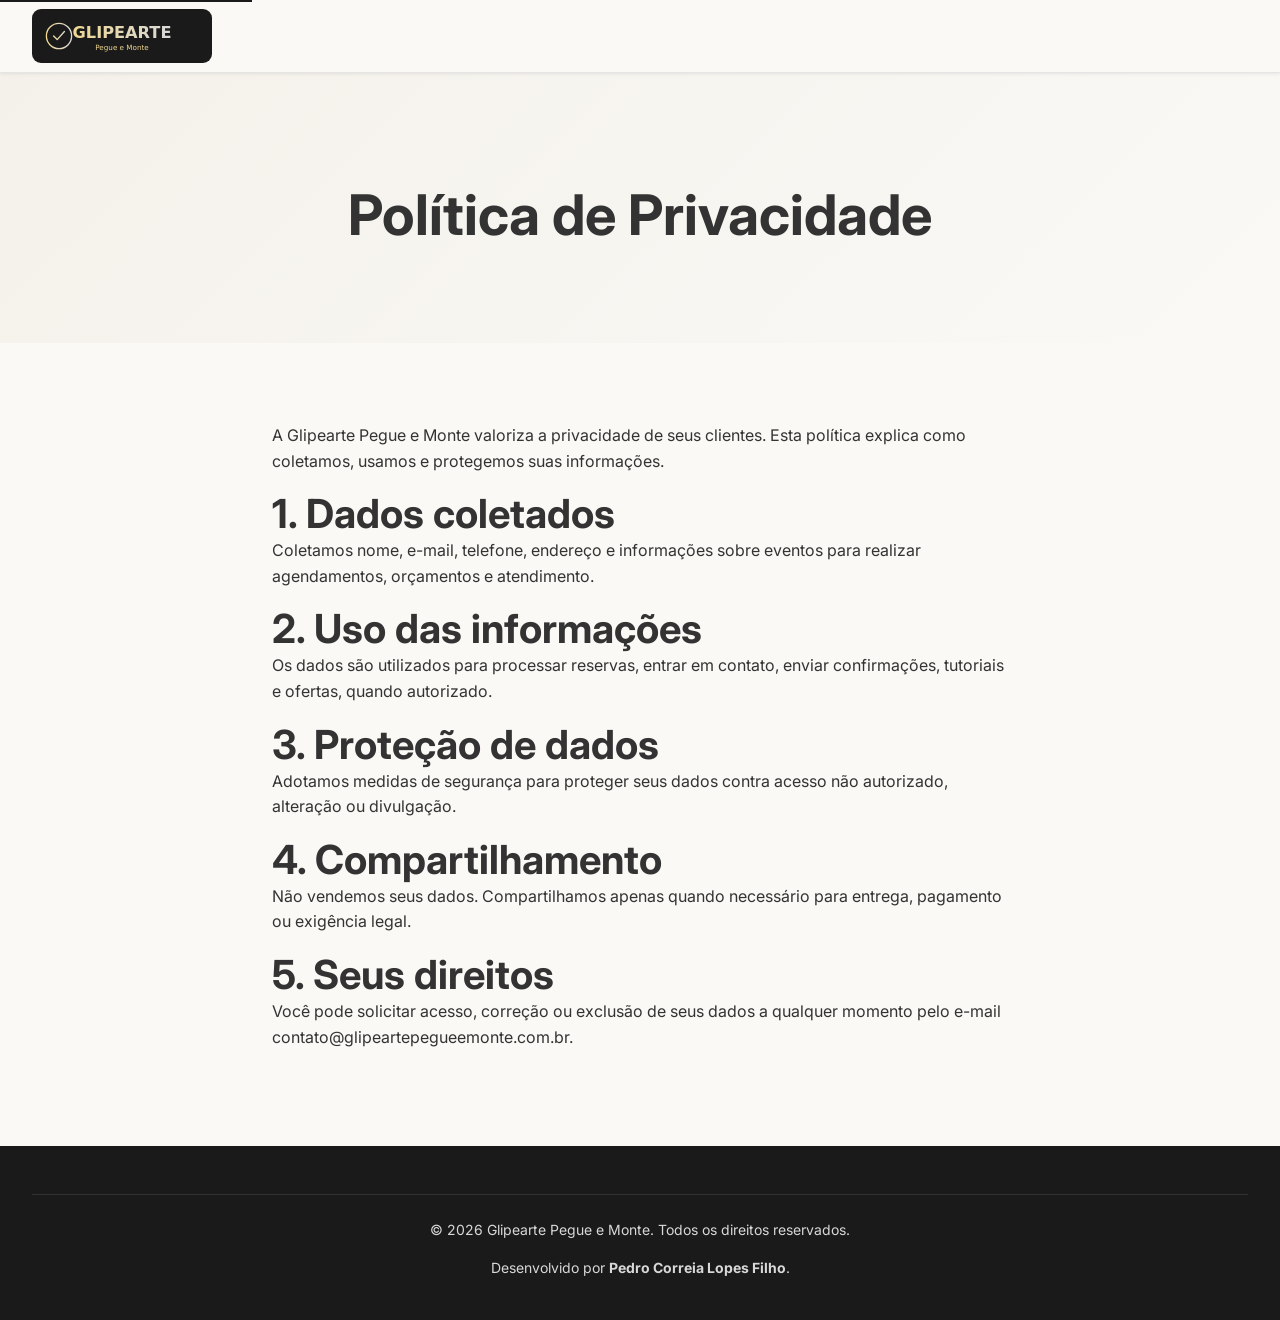
<file: pages/privacidade.html>
<!DOCTYPE html>
<html lang="pt-BR">
<head>
  <meta charset="UTF-8">
  <meta name="viewport" content="width=device-width, initial-scale=1.0">
  <title>Política de Privacidade | Glipearte Pegue e Monte</title>
  <meta name="description" content="Política de privacidade da Glipearte Pegue e Monte. Saiba como protegemos seus dados.">
  <meta name="robots" content="noindex, follow">
  <link rel="preconnect" href="https://fonts.googleapis.com">
  <link rel="preconnect" href="https://fonts.gstatic.com" crossorigin>
  <link href="https://fonts.googleapis.com/css2?family=Inter:wght@300;400;500;600;700&display=swap" rel="stylesheet">
  <link rel="stylesheet" href="../css/main.css">
  <link rel="stylesheet" href="../css/animations.css">
</head>
<body>
  <a href="#main-content" class="skip-link">Pular para conteúdo principal</a>
  <header class="site-header" id="topo">
    <div class="container header-inner">
      <a class="logo" href="../index.html" aria-label="Glipearte Pegue e Monte - Página inicial">
        <img src="../images/logo-glipearte.svg" alt="Glipearte Pegue e Monte" width="180" height="60">
      </a>
    </div>
  </header>

  <main id="main-content">
    <section class="page-hero" aria-labelledby="page-title">
      <div class="container">
        <h1 id="page-title" class="reveal">Política de Privacidade</h1>
      </div>
    </section>
    <section class="section" aria-label="Texto da política">
      <div class="container narrow">
        <article class="reveal">
          <p>A Glipearte Pegue e Monte valoriza a privacidade de seus clientes. Esta política explica como coletamos, usamos e protegemos suas informações.</p>
          <h2>1. Dados coletados</h2>
          <p>Coletamos nome, e-mail, telefone, endereço e informações sobre eventos para realizar agendamentos, orçamentos e atendimento.</p>
          <h2>2. Uso das informações</h2>
          <p>Os dados são utilizados para processar reservas, entrar em contato, enviar confirmações, tutoriais e ofertas, quando autorizado.</p>
          <h2>3. Proteção de dados</h2>
          <p>Adotamos medidas de segurança para proteger seus dados contra acesso não autorizado, alteração ou divulgação.</p>
          <h2>4. Compartilhamento</h2>
          <p>Não vendemos seus dados. Compartilhamos apenas quando necessário para entrega, pagamento ou exigência legal.</p>
          <h2>5. Seus direitos</h2>
          <p>Você pode solicitar acesso, correção ou exclusão de seus dados a qualquer momento pelo e-mail contato@glipeartepegueemonte.com.br.</p>
        </article>
      </div>
    </section>
  </main>

  <footer class="site-footer">
    <div class="container">
      <div class="footer-bottom">
        <p>© <span id="year"></span> Glipearte Pegue e Monte. Todos os direitos reservados.</p>
        <p>Desenvolvido por <strong>Pedro Correia Lopes Filho</strong>.</p>
      </div>
    </div>
  </footer>

  <script src="../js/main.js" defer></script>
</body>
</html>
</file>
<file: css/main.css>
/* =========================================================
   Glipearte Pegue e Monte - Main Stylesheet
   Mobile-first, premium, accessible
   Paleta: #f0d890 (indigo/dourado claro), #d8d8d8, #c0c0c0
   ========================================================= */

:root {
  --color-primary: #f0d890;
  --color-secondary: #d8d8d8;
  --color-tertiary: #c0c0c0;
  --color-dark: #1a1a1a;
  --color-dark-2: #2d2d2d;
  --color-light: #ffffff;
  --color-bg: #faf9f6;
  --color-bg-alt: #f4f1ea;
  --color-text: #333333;
  --color-text-muted: #666666;
  --color-border: #e5e5e5;
  --color-success: #2e7d32;
  --color-error: #c62828;
  --color-whatsapp: #25d366;
  --shadow-sm: 0 1px 3px rgba(0,0,0,0.08);
  --shadow-md: 0 4px 20px rgba(0,0,0,0.10);
  --shadow-lg: 0 10px 40px rgba(0,0,0,0.12);
  --radius-sm: 8px;
  --radius-md: 16px;
  --radius-lg: 24px;
  --font-family: 'Inter', system-ui, -apple-system, BlinkMacSystemFont, 'Segoe UI', sans-serif;
  --transition: all 0.25s ease-in-out;
  --container-width: 1280px;
  --section-padding: 5rem;
  --section-padding-sm: 3rem;
}

/* Reset & Base */
*, *::before, *::after {
  box-sizing: border-box;
}

html {
  scroll-behavior: smooth;
  font-size: 16px;
}

@media (prefers-reduced-motion: reduce) {
  html { scroll-behavior: auto; }
  *, *::before, *::after { animation-duration: 0.01ms !important; transition-duration: 0.01ms !important; }
}

body {
  margin: 0;
  font-family: var(--font-family);
  color: var(--color-text);
  background-color: var(--color-bg);
  line-height: 1.6;
  -webkit-font-smoothing: antialiased;
  -moz-osx-font-smoothing: grayscale;
}

img, picture, video, svg {
  display: block;
  max-width: 100%;
  height: auto;
}

a {
  color: inherit;
  text-decoration: none;
}

a:hover, a:focus { text-decoration: underline; }

button {
  font-family: inherit;
  cursor: pointer;
}

ul, ol { margin: 0; padding: 0; list-style: none; }

h1, h2, h3, h4, h5, h6, p, figure { margin: 0; }

/* Visually hidden */
.visually-hidden {
  position: absolute;
  width: 1px;
  height: 1px;
  padding: 0;
  margin: -1px;
  overflow: hidden;
  clip: rect(0, 0, 0, 0);
  white-space: nowrap;
  border: 0;
}

/* Skip link */
.skip-link {
  position: absolute;
  top: -40px;
  left: 0;
  background: var(--color-dark);
  color: var(--color-light);
  padding: 0.5rem 1rem;
  z-index: 10000;
  transition: top 0.2s;
}
.skip-link:focus { top: 0; }

/* Container */
.container {
  width: 100%;
  max-width: var(--container-width);
  margin: 0 auto;
  padding: 0 1.25rem;
}

.container.narrow {
  max-width: 800px;
}

/* Typography */
h1 { font-size: clamp(2rem, 5vw, 3.5rem); line-height: 1.1; font-weight: 700; }
h2 { font-size: clamp(1.75rem, 4vw, 2.5rem); line-height: 1.2; font-weight: 700; }
h3 { font-size: clamp(1.25rem, 3vw, 1.5rem); line-height: 1.3; font-weight: 600; }
h4 { font-size: 1.125rem; font-weight: 600; }
p { margin-bottom: 1rem; }

.eyebrow {
  display: inline-block;
  font-size: 0.875rem;
  font-weight: 600;
  letter-spacing: 0.05em;
  text-transform: uppercase;
  color: var(--color-dark-2);
  background: linear-gradient(90deg, var(--color-primary), var(--color-secondary));
  padding: 0.35rem 0.75rem;
  border-radius: 999px;
  margin-bottom: 1rem;
}

.section-eyebrow {
  display: inline-block;
  font-size: 0.875rem;
  font-weight: 600;
  letter-spacing: 0.05em;
  text-transform: uppercase;
  color: var(--color-text-muted);
  margin-bottom: 0.75rem;
}

/* Buttons */
.btn {
  display: inline-flex;
  align-items: center;
  justify-content: center;
  gap: 0.5rem;
  padding: 0.75rem 1.5rem;
  border-radius: var(--radius-sm);
  font-weight: 600;
  font-size: 1rem;
  border: 2px solid transparent;
  transition: var(--transition);
  text-decoration: none;
  line-height: 1.4;
}

.btn-primary {
  background: var(--color-dark);
  color: var(--color-light);
  border-color: var(--color-dark);
}
.btn-primary:hover, .btn-primary:focus {
  background: transparent;
  color: var(--color-dark);
  text-decoration: none;
  box-shadow: 0 0 0 3px rgba(240, 216, 144, 0.4);
}

.btn-ghost {
  background: transparent;
  color: var(--color-dark);
  border-color: var(--color-dark);
}
.btn-ghost:hover, .btn-ghost:focus {
  background: var(--color-dark);
  color: var(--color-light);
  text-decoration: none;
}

.btn-whatsapp {
  background: var(--color-whatsapp);
  color: var(--color-light);
  border-color: var(--color-whatsapp);
}
.btn-whatsapp:hover, .btn-whatsapp:focus {
  background: #1ea84f;
  border-color: #1ea84f;
  text-decoration: none;
}

.btn-lg { padding: 1rem 2rem; font-size: 1.125rem; }

.link-arrow {
  display: inline-flex;
  align-items: center;
  gap: 0.5rem;
  font-weight: 600;
  color: var(--color-dark);
}
.link-arrow::after {
  content: '→';
  transition: transform 0.2s;
}
.link-arrow:hover::after { transform: translateX(4px); }

/* Header */
.site-header {
  position: sticky;
  top: 0;
  z-index: 1000;
  background: rgba(250, 249, 246, 0.95);
  backdrop-filter: blur(10px);
  border-bottom: 1px solid var(--color-border);
  box-shadow: var(--shadow-sm);
}

.header-inner {
  display: flex;
  align-items: center;
  justify-content: space-between;
  gap: 1rem;
  height: 72px;
}

.logo img { display: block; }

.menu-toggle {
  display: none;
  flex-direction: column;
  justify-content: center;
  gap: 5px;
  width: 44px;
  height: 44px;
  border: none;
  background: transparent;
  padding: 0.5rem;
  border-radius: var(--radius-sm);
}
.menu-toggle[aria-expanded="true"] .hamburger:nth-child(1) { transform: translateY(8px) rotate(45deg); }
.menu-toggle[aria-expanded="true"] .hamburger:nth-child(2) { opacity: 0; }
.menu-toggle[aria-expanded="true"] .hamburger:nth-child(3) { transform: translateY(-8px) rotate(-45deg); }

.hamburger {
  display: block;
  width: 24px;
  height: 3px;
  background: var(--color-dark);
  border-radius: 2px;
  transition: var(--transition);
}

.main-nav { display: flex; align-items: center; gap: 1rem; }
.nav-list { display: flex; gap: 1.5rem; align-items: center; }
.nav-list a {
  font-weight: 500;
  font-size: 0.95rem;
  color: var(--color-text);
  position: relative;
  padding: 0.25rem 0;
}
.nav-list a::after {
  content: '';
  position: absolute;
  bottom: 0;
  left: 0;
  width: 0;
  height: 2px;
  background: var(--color-primary);
  transition: width 0.25s;
}
.nav-list a:hover::after, .nav-list a:focus::after, .nav-list a.active::after { width: 100%; }
.nav-list a.active { font-weight: 700; }

.header-actions { display: flex; gap: 0.75rem; align-items: center; }

/* Breadcrumbs */
.breadcrumbs {
  background: var(--color-bg-alt);
  padding: 0.75rem 0;
  font-size: 0.875rem;
  color: var(--color-text-muted);
}
.breadcrumbs ol { display: flex; gap: 0.5rem; align-items: center; }
.breadcrumbs li:not(:last-child)::after { content: '›'; margin-left: 0.5rem; }
.breadcrumbs a:hover { text-decoration: underline; }

/* Hero */
.hero {
  position: relative;
  min-height: 90vh;
  display: flex;
  align-items: center;
  justify-content: center;
  overflow: hidden;
  background: linear-gradient(135deg, var(--color-bg) 0%, var(--color-bg-alt) 100%);
  text-align: center;
  padding: var(--section-padding-sm) 0;
}

.hero-bg {
  position: absolute;
  inset: 0;
  background:
    radial-gradient(circle at 20% 30%, rgba(240, 216, 144, 0.25) 0%, transparent 40%),
    radial-gradient(circle at 80% 70%, rgba(216, 216, 216, 0.3) 0%, transparent 40%),
    url('../images/hero-pattern.svg') center/200px repeat;
  opacity: 0.8;
  z-index: 0;
}

.hero-content {
  position: relative;
  z-index: 1;
  max-width: 900px;
}

.hero h1 { margin-bottom: 1.5rem; }
.hero-text {
  font-size: clamp(1.125rem, 2.5vw, 1.375rem);
  color: var(--color-text-muted);
  margin-bottom: 2rem;
  max-width: 700px;
  margin-left: auto;
  margin-right: auto;
}

.hero-cta {
  display: flex;
  flex-wrap: wrap;
  gap: 1rem;
  justify-content: center;
  margin-bottom: 2.5rem;
}

.hero-badges {
  display: flex;
  flex-wrap: wrap;
  gap: 1rem;
  justify-content: center;
}

.badge {
  background: var(--color-light);
  padding: 1rem 1.5rem;
  border-radius: var(--radius-md);
  box-shadow: var(--shadow-md);
  font-size: 0.95rem;
  color: var(--color-text-muted);
}
.badge strong { display: block; font-size: 1.5rem; color: var(--color-dark); }

/* Page Hero */
.page-hero {
  background: linear-gradient(135deg, var(--color-bg-alt) 0%, var(--color-bg) 100%);
  padding: calc(var(--section-padding-sm) + 2rem) 0 var(--section-padding-sm);
  text-align: center;
}
.page-hero h1 { margin-bottom: 1rem; }
.page-hero p { color: var(--color-text-muted); max-width: 700px; margin: 0 auto; font-size: 1.125rem; }

/* Sections */
.section { padding: var(--section-padding-sm) 0; }
.section-header {
  text-align: center;
  max-width: 700px;
  margin: 0 auto 2.5rem;
}
.section-header h2 { margin-bottom: 0.75rem; }
.section-header p { color: var(--color-text-muted); }
.section-cta { text-align: center; margin-top: 2.5rem; }

/* Cards */
.steps-grid, .services-grid, .diff-grid, .portfolio-grid, .testimonials-grid, .cards-grid, .blog-grid, .extras-grid, .team-grid, .service-detail-grid, .gallery-grid, .dashboard-grid {
  display: grid;
  gap: 1.5rem;
}

.steps-grid { grid-template-columns: 1fr; }
.step-card, .info-card, .service-card, .blog-card, .extra-item, .team-card, .dashboard-card {
  background: var(--color-light);
  border-radius: var(--radius-md);
  box-shadow: var(--shadow-sm);
  overflow: hidden;
  transition: var(--transition);
  border: 1px solid var(--color-border);
}
.step-card:hover, .info-card:hover, .service-card:hover, .blog-card:hover, .extra-item:hover, .team-card:hover, .dashboard-card:hover {
  transform: translateY(-4px);
  box-shadow: var(--shadow-md);
}

.step-card { padding: 2rem; text-align: center; }
.step-icon {
  display: inline-flex;
  align-items: center;
  justify-content: center;
  width: 48px;
  height: 48px;
  border-radius: 50%;
  background: var(--color-primary);
  color: var(--color-dark);
  font-weight: 700;
  font-size: 1.25rem;
  margin-bottom: 1rem;
}
.step-card h3 { margin-bottom: 0.75rem; }

.services-grid { grid-template-columns: 1fr; }
.service-card img { width: 100%; height: 220px; object-fit: cover; }
.service-card-body { padding: 1.5rem; }
.service-card-body h3 { margin-bottom: 0.5rem; }
.service-card-body p { color: var(--color-text-muted); margin-bottom: 1rem; }

.diff-grid { grid-template-columns: 1fr; }
.diff-item {
  background: var(--color-light);
  padding: 1.5rem;
  border-radius: var(--radius-md);
  border: 1px solid var(--color-border);
}
.diff-icon { display: block; color: var(--color-primary); font-size: 1.5rem; margin-bottom: 0.5rem; }
.diff-item h3 { margin-bottom: 0.5rem; }
.diff-item p { color: var(--color-text-muted); margin: 0; }

.portfolio-grid { grid-template-columns: 1fr; }
.portfolio-item, .gallery-item {
  position: relative;
  border-radius: var(--radius-md);
  overflow: hidden;
  cursor: pointer;
  border: none;
  background: none;
  padding: 0;
  text-align: left;
}
.portfolio-item img, .gallery-item img { width: 100%; height: 260px; object-fit: cover; transition: transform 0.4s; }
.portfolio-item:hover img, .gallery-item:hover img { transform: scale(1.05); }
.portfolio-item figcaption {
  position: absolute;
  bottom: 0;
  left: 0;
  right: 0;
  background: linear-gradient(to top, rgba(0,0,0,0.7), transparent);
  color: var(--color-light);
  padding: 1rem;
  font-weight: 600;
}
.portfolio-item figcaption span { display: block; font-weight: 400; font-size: 0.875rem; opacity: 0.9; }

.testimonials-slider { padding-bottom: 3rem; }
.testimonial-card {
  background: var(--color-light);
  border-radius: var(--radius-md);
  padding: 2rem;
  box-shadow: var(--shadow-md);
  border: 1px solid var(--color-border);
  height: 100%;
}
.testimonial-card blockquote { font-size: 1.125rem; font-style: italic; color: var(--color-text); }
.testimonial-card footer { margin-top: 1rem; display: flex; flex-direction: column; gap: 0.25rem; font-style: normal; }
.testimonial-card footer span { color: var(--color-text-muted); font-size: 0.875rem; }

.testimonials-grid { grid-template-columns: 1fr; }
.testimonials-grid .testimonial-card { margin-bottom: 0; }

.cta-banner { background: linear-gradient(135deg, var(--color-primary) 0%, var(--color-secondary) 100%); }
.cta-box {
  background: var(--color-light);
  border-radius: var(--radius-lg);
  padding: 2.5rem;
  text-align: center;
  box-shadow: var(--shadow-lg);
}
.cta-box h2 { margin-bottom: 1rem; }
.cta-box p { color: var(--color-text-muted); margin-bottom: 1.5rem; }
.cta-actions { display: flex; flex-wrap: wrap; gap: 1rem; justify-content: center; }

.cards-grid { grid-template-columns: 1fr; }
.info-card { padding: 2rem; }
.info-card h3 { margin-bottom: 0.75rem; }

/* About */
.two-columns { display: grid; gap: 2.5rem; align-items: center; }
.two-columns img { border-radius: var(--radius-md); box-shadow: var(--shadow-md); }

.team-grid { grid-template-columns: repeat(2, 1fr); }
.team-card img { width: 100%; aspect-ratio: 1/1; object-fit: cover; }
.team-card figcaption { padding: 1rem; text-align: center; }
.team-card figcaption span { display: block; font-size: 0.875rem; color: var(--color-text-muted); }

/* Services */
.search-bar {
  display: flex;
  gap: 0.75rem;
  max-width: 600px;
  margin: 0 auto 1.5rem;
}
.search-bar input { flex: 1; }

.filter-tags {
  display: flex;
  flex-wrap: wrap;
  gap: 0.5rem;
  justify-content: center;
  margin-bottom: 1.5rem;
}
.filter-btn {
  padding: 0.5rem 1rem;
  border-radius: 999px;
  border: 1px solid var(--color-border);
  background: var(--color-light);
  color: var(--color-text);
  font-size: 0.875rem;
  transition: var(--transition);
}
.filter-btn:hover, .filter-btn:focus, .filter-btn.active {
  background: var(--color-dark);
  color: var(--color-light);
  border-color: var(--color-dark);
}

.service-detail-grid { grid-template-columns: 1fr; }
.service-detail { display: grid; gap: 1.5rem; background: var(--color-light); border-radius: var(--radius-md); overflow: hidden; border: 1px solid var(--color-border); }
.service-detail img { width: 100%; height: 280px; object-fit: cover; }
.service-detail-body { padding: 1.5rem; }
.service-detail-body h3 { margin-bottom: 0.75rem; }
.service-detail-body p { color: var(--color-text-muted); margin-bottom: 1rem; }
.benefits { margin: 1rem 0 1.5rem; padding-left: 1.25rem; list-style: disc; }
.benefits li { margin-bottom: 0.5rem; color: var(--color-text-muted); }

.extras-grid { grid-template-columns: repeat(2, 1fr); }
.extra-item {
  padding: 1.25rem;
  text-align: center;
  font-weight: 600;
  background: var(--color-light);
  border-radius: var(--radius-md);
  border: 1px solid var(--color-border);
}

/* Gallery */
.gallery-grid { grid-template-columns: repeat(2, 1fr); }
.gallery-item img { width: 100%; height: 200px; object-fit: cover; border-radius: var(--radius-md); }

.lightbox {
  position: fixed;
  inset: 0;
  background: rgba(0,0,0,0.92);
  display: flex;
  align-items: center;
  justify-content: center;
  z-index: 10000;
  opacity: 0;
  visibility: hidden;
  transition: opacity 0.3s, visibility 0.3s;
  padding: 1rem;
}
.lightbox.active { opacity: 1; visibility: visible; }
.lightbox img { max-width: 90%; max-height: 80vh; border-radius: var(--radius-md); }
.lightbox-caption {
  position: absolute;
  bottom: 2rem;
  left: 50%;
  transform: translateX(-50%);
  color: var(--color-light);
  font-size: 1.125rem;
  text-align: center;
}
.lightbox-close, .lightbox-prev, .lightbox-next {
  position: absolute;
  background: rgba(255,255,255,0.15);
  color: var(--color-light);
  border: none;
  width: 44px;
  height: 44px;
  border-radius: 50%;
  font-size: 1.5rem;
  display: flex;
  align-items: center;
  justify-content: center;
}
.lightbox-close { top: 1rem; right: 1rem; }
.lightbox-prev { left: 1rem; top: 50%; transform: translateY(-50%); }
.lightbox-next { right: 1rem; top: 50%; transform: translateY(-50%); }

/* Blog */
.blog-grid { grid-template-columns: 1fr; }
.blog-card img { width: 100%; height: 200px; object-fit: cover; }
.blog-card-body { padding: 1.5rem; }
.blog-tag {
  display: inline-block;
  font-size: 0.75rem;
  font-weight: 600;
  text-transform: uppercase;
  letter-spacing: 0.05em;
  background: var(--color-primary);
  color: var(--color-dark);
  padding: 0.25rem 0.6rem;
  border-radius: 999px;
  margin-bottom: 0.75rem;
}
.blog-card h3 { margin-bottom: 0.75rem; }
.blog-card h3 a { color: var(--color-dark); }
.blog-card h3 a:hover { text-decoration: underline; }
.blog-card time { display: block; margin-top: 1rem; font-size: 0.875rem; color: var(--color-text-muted); }

.blog-toolbar { display: grid; gap: 1rem; margin-bottom: 2rem; }
.blog-categories { display: flex; flex-wrap: wrap; gap: 0.5rem; justify-content: center; }

.pagination {
  display: flex;
  justify-content: center;
  align-items: center;
  gap: 1rem;
  margin-top: 2.5rem;
}
.pagination ol { display: flex; gap: 0.5rem; }
.pagination a { display: inline-flex; padding: 0.5rem 1rem; border-radius: var(--radius-sm); border: 1px solid var(--color-border); }
.pagination a.active { background: var(--color-dark); color: var(--color-light); border-color: var(--color-dark); }

.blog-post header { text-align: center; margin-bottom: 2rem; }
.blog-post h1 { margin-bottom: 1rem; }
.post-meta { color: var(--color-text-muted); margin-bottom: 1.5rem; }
.blog-post figure { margin-bottom: 2rem; }
.blog-post img { border-radius: var(--radius-md); box-shadow: var(--shadow-md); }
.post-content h2 { margin-top: 2rem; margin-bottom: 1rem; }
.post-content p { margin-bottom: 1.25rem; }
.post-tags { margin: 2rem 0; }
.post-tags a { display: inline-block; margin-right: 0.5rem; color: var(--color-text-muted); }
.post-share { display: flex; align-items: center; gap: 0.75rem; }
.post-share a { font-size: 1.25rem; color: var(--color-dark); }

/* FAQ */
.faq-search { margin-bottom: 1.5rem; }
.faq-search input { width: 100%; padding: 0.75rem 1rem; border: 1px solid var(--color-border); border-radius: var(--radius-sm); font-size: 1rem; }
.faq-list { display: grid; gap: 0.75rem; }
.faq-item {
  background: var(--color-light);
  border: 1px solid var(--color-border);
  border-radius: var(--radius-md);
  overflow: hidden;
}
.faq-item summary {
  padding: 1.25rem;
  cursor: pointer;
  font-weight: 600;
  display: flex;
  justify-content: space-between;
  align-items: center;
  list-style: none;
}
.faq-item summary::-webkit-details-marker { display: none; }
.faq-item summary::after { content: '+'; font-size: 1.5rem; color: var(--color-text-muted); }
.faq-item[open] summary::after { content: '−'; }
.faq-item p { padding: 0 1.25rem 1.25rem; color: var(--color-text-muted); margin: 0; }
.faq-item h3 { display: inline; font-size: 1rem; }

/* Contact */
.contact-section .two-columns { align-items: start; }
.contact-info h2 { margin-bottom: 1.5rem; }
.contact-cards { display: grid; gap: 1rem; margin-bottom: 1.5rem; font-style: normal; }
.contact-card {
  display: flex;
  gap: 1rem;
  align-items: flex-start;
  background: var(--color-light);
  padding: 1.25rem;
  border-radius: var(--radius-md);
  border: 1px solid var(--color-border);
}
.contact-card span { font-size: 1.5rem; }
.contact-card h3 { font-size: 1rem; margin-bottom: 0.25rem; }
.contact-card p { margin: 0; }
.contact-card a { color: var(--color-dark); text-decoration: underline; }

.contact-form-wrapper {
  background: var(--color-light);
  padding: 2rem;
  border-radius: var(--radius-lg);
  box-shadow: var(--shadow-md);
  border: 1px solid var(--color-border);
}
.contact-form-wrapper h2 { margin-bottom: 1.5rem; }

.form-group { margin-bottom: 1.25rem; }
.form-group label { display: block; margin-bottom: 0.5rem; font-weight: 500; }
.form-group input, .form-group textarea, .form-group select {
  width: 100%;
  padding: 0.875rem 1rem;
  border: 1px solid var(--color-border);
  border-radius: var(--radius-sm);
  font-size: 1rem;
  font-family: inherit;
  background: var(--color-bg);
  transition: var(--transition);
}
.form-group input:focus, .form-group textarea:focus, .form-group select:focus {
  outline: none;
  border-color: var(--color-primary);
  box-shadow: 0 0 0 3px rgba(240, 216, 144, 0.3);
}
.form-group input.error, .form-group textarea.error, .form-group select.error { border-color: var(--color-error); }
.error-message { display: block; color: var(--color-error); font-size: 0.875rem; margin-top: 0.35rem; min-height: 1.2em; }
.form-feedback { margin-top: 1rem; padding: 1rem; border-radius: var(--radius-sm); font-weight: 500; display: none; }
.form-feedback.success { display: block; background: #e8f5e9; color: var(--color-success); border: 1px solid var(--color-success); }
.form-feedback.error { display: block; background: #ffebee; color: var(--color-error); border: 1px solid var(--color-error); }
.form-row { display: grid; gap: 1rem; }
.form-check { display: flex; align-items: flex-start; gap: 0.75rem; }
.form-check input { width: auto; margin-top: 0.25rem; }
.form-check label { margin: 0; }

.map-wrapper { border-radius: var(--radius-md); overflow: hidden; box-shadow: var(--shadow-md); }

/* Booking */
.booking-wrapper {
  max-width: 800px;
  margin: 0 auto;
  background: var(--color-light);
  padding: 2rem;
  border-radius: var(--radius-lg);
  box-shadow: var(--shadow-md);
  border: 1px solid var(--color-border);
}
.booking-wrapper h2 { margin-bottom: 1.5rem; text-align: center; }
.booking-summary {
  background: var(--color-bg-alt);
  padding: 1rem;
  border-radius: var(--radius-sm);
  margin-bottom: 1.5rem;
  color: var(--color-text-muted);
}

/* Auth */
.auth-page { background: linear-gradient(135deg, var(--color-bg-alt) 0%, var(--color-bg) 100%); }
.auth-header { position: relative; background: transparent; border: none; box-shadow: none; }
.auth-section { padding: 3rem 0; display: flex; align-items: center; min-height: calc(100vh - 140px); }
.auth-card {
  max-width: 480px;
  margin: 0 auto;
  background: var(--color-light);
  padding: 2.5rem;
  border-radius: var(--radius-lg);
  box-shadow: var(--shadow-lg);
  border: 1px solid var(--color-border);
}
.auth-card h1 { text-align: center; margin-bottom: 0.5rem; }
.auth-card > p { text-align: center; color: var(--color-text-muted); margin-bottom: 2rem; }
.auth-form .form-group { margin-bottom: 1rem; }
.password-wrapper { position: relative; }
.password-wrapper input { padding-right: 3rem; }
.toggle-password {
  position: absolute;
  right: 0.75rem;
  top: 50%;
  transform: translateY(-50%);
  background: none;
  border: none;
  font-size: 1.25rem;
  opacity: 0.6;
}
.form-options { display: flex; justify-content: space-between; align-items: center; margin-bottom: 1.5rem; font-size: 0.875rem; }
.link-small { color: var(--color-text-muted); }
.auth-footer { margin-top: 1.5rem; text-align: center; font-size: 0.95rem; }
.auth-footer p { margin-bottom: 0.5rem; }
.auth-footer a { font-weight: 600; color: var(--color-dark); }

/* Dashboard */
.dashboard-grid { grid-template-columns: 1fr; }
.dashboard-card { padding: 1.5rem; }
.dashboard-card h3 { margin-bottom: 1rem; }
.dashboard-list { color: var(--color-text-muted); margin-bottom: 1rem; }
.account-info dt { font-weight: 600; margin-top: 0.75rem; }
.account-info dd { margin-left: 0; color: var(--color-text-muted); }
.quick-actions li { margin-bottom: 0.5rem; }
.quick-actions a { color: var(--color-dark); text-decoration: underline; }

/* Review form */
.review-form .form-group { margin-bottom: 1rem; }
.review-form textarea { resize: vertical; }

/* Footer */
.site-footer { background: var(--color-dark); color: var(--color-light); padding: var(--section-padding-sm) 0 1.5rem; }
.footer-grid { display: grid; gap: 2.5rem; margin-bottom: 2.5rem; }
.footer-brand p { color: var(--color-secondary); margin: 1rem 0; }
.social-links { display: flex; gap: 1rem; }
.social-links a {
  display: inline-flex;
  align-items: center;
  justify-content: center;
  width: 40px;
  height: 40px;
  border-radius: 50%;
  background: rgba(255,255,255,0.1);
  transition: var(--transition);
}
.social-links a:hover { background: var(--color-primary); color: var(--color-dark); }

.footer-nav h3, .footer-contact h3, .footer-hours h3 { font-size: 1.125rem; margin-bottom: 1rem; }
.footer-nav li, .footer-hours li { margin-bottom: 0.5rem; }
.footer-nav a { color: var(--color-secondary); }
.footer-nav a:hover { color: var(--color-primary); }
.footer-contact address { font-style: normal; }
.footer-contact p { margin-bottom: 0.5rem; color: var(--color-secondary); }
.footer-contact a { color: var(--color-primary); }
.footer-bottom { text-align: center; border-top: 1px solid rgba(255,255,255,0.1); padding-top: 1.5rem; font-size: 0.875rem; color: var(--color-secondary); }
.footer-bottom a { color: var(--color-primary); }

/* Chat */
.chat-toggle {
  position: fixed;
  bottom: 1.5rem;
  right: 1.5rem;
  width: 56px;
  height: 56px;
  border-radius: 50%;
  background: var(--color-dark);
  color: var(--color-light);
  border: none;
  box-shadow: var(--shadow-lg);
  z-index: 1000;
  display: flex;
  align-items: center;
  justify-content: center;
  font-size: 1.5rem;
  transition: var(--transition);
}
.chat-toggle:hover, .chat-toggle:focus { background: var(--color-primary); color: var(--color-dark); transform: scale(1.05); }
.chat-window {
  position: fixed;
  bottom: 5rem;
  right: 1.5rem;
  width: min(360px, calc(100vw - 2rem));
  background: var(--color-light);
  border-radius: var(--radius-md);
  box-shadow: var(--shadow-lg);
  z-index: 1000;
  display: flex;
  flex-direction: column;
  overflow: hidden;
  opacity: 0;
  visibility: hidden;
  transform: translateY(20px);
  transition: opacity 0.3s, visibility 0.3s, transform 0.3s;
}
.chat-window.active { opacity: 1; visibility: visible; transform: translateY(0); }
.chat-header {
  background: var(--color-dark);
  color: var(--color-light);
  padding: 1rem;
  display: flex;
  justify-content: space-between;
  align-items: center;
}
.chat-close { background: none; border: none; color: var(--color-light); font-size: 1.25rem; }
.chat-body { flex: 1; padding: 1rem; min-height: 240px; max-height: 320px; overflow-y: auto; display: flex; flex-direction: column; gap: 0.75rem; }
.chat-message { max-width: 85%; padding: 0.75rem 1rem; border-radius: var(--radius-md); font-size: 0.95rem; }
.chat-message.bot { background: var(--color-bg-alt); align-self: flex-start; border-bottom-left-radius: 4px; }
.chat-message.user { background: var(--color-dark); color: var(--color-light); align-self: flex-end; border-bottom-right-radius: 4px; }
.chat-form { display: flex; border-top: 1px solid var(--color-border); }
.chat-form input { flex: 1; border: none; padding: 1rem; font-size: 1rem; }
.chat-form input:focus { outline: none; }
.chat-form button { background: var(--color-dark); color: var(--color-light); border: none; padding: 0 1rem; font-size: 1.25rem; }

/* Back to top */
.back-to-top {
  position: fixed;
  bottom: 1.5rem;
  left: 1.5rem;
  width: 48px;
  height: 48px;
  border-radius: 50%;
  background: var(--color-light);
  color: var(--color-dark);
  border: 1px solid var(--color-border);
  box-shadow: var(--shadow-md);
  z-index: 900;
  display: flex;
  align-items: center;
  justify-content: center;
  font-size: 1.5rem;
  opacity: 0;
  visibility: hidden;
  transition: var(--transition);
}
.back-to-top.visible { opacity: 1; visibility: visible; }
.back-to-top:hover { background: var(--color-primary); color: var(--color-dark); }

/* Icons (emoji fallback) */
.icon-whatsapp::before { content: '💬'; }
.icon-instagram::before { content: '📷'; }
.icon-facebook::before { content: 'f'; font-weight: 700; }
.icon-chat::before { content: '💬'; }
.icon-twitter::before { content: '𝕏'; }

/* Focus styles */
:focus-visible { outline: 3px solid var(--color-primary); outline-offset: 2px; }
button:focus-visible, a:focus-visible, input:focus-visible, textarea:focus-visible, select:focus-visible { outline: 3px solid var(--color-primary); }

/* Reveal animation base */
.reveal { opacity: 0; transform: translateY(24px); transition: opacity 0.6s ease-out, transform 0.6s ease-out; }
.reveal.active { opacity: 1; transform: translateY(0); }

/* Swiper pagination */
.swiper-pagination-bullet-active { background: var(--color-dark) !important; }

/* Responsive */
@media (min-width: 640px) {
  .steps-grid { grid-template-columns: repeat(2, 1fr); }
  .services-grid { grid-template-columns: repeat(2, 1fr); }
  .diff-grid { grid-template-columns: repeat(2, 1fr); }
  .portfolio-grid { grid-template-columns: repeat(2, 1fr); }
  .cards-grid { grid-template-columns: repeat(2, 1fr); }
  .testimonials-grid { grid-template-columns: repeat(2, 1fr); }
  .extras-grid { grid-template-columns: repeat(3, 1fr); }
  .team-grid { grid-template-columns: repeat(3, 1fr); }
  .gallery-grid { grid-template-columns: repeat(3, 1fr); }
  .blog-grid { grid-template-columns: repeat(2, 1fr); }
  .dashboard-grid { grid-template-columns: repeat(2, 1fr); }
  .service-detail { grid-template-columns: 1fr 1fr; }
  .service-detail img { height: 100%; }
  .form-row { grid-template-columns: 1fr 1fr; }
  .footer-grid { grid-template-columns: repeat(2, 1fr); }
}

@media (min-width: 768px) {
  .container { padding: 0 2rem; }
  .section { padding: var(--section-padding) 0; }
  .hero { padding: var(--section-padding) 0; }
  .page-hero { padding: calc(var(--section-padding) + 2rem) 0 var(--section-padding); }
  .two-columns { grid-template-columns: 1fr 1fr; }
  .blog-toolbar { grid-template-columns: 1fr auto; align-items: center; }
}

@media (min-width: 1024px) {
  .steps-grid { grid-template-columns: repeat(3, 1fr); }
  .services-grid { grid-template-columns: repeat(4, 1fr); }
  .diff-grid { grid-template-columns: repeat(3, 1fr); }
  .portfolio-grid { grid-template-columns: repeat(4, 1fr); }
  .testimonials-grid { grid-template-columns: repeat(3, 1fr); }
  .cards-grid { grid-template-columns: repeat(3, 1fr); }
  .extras-grid { grid-template-columns: repeat(6, 1fr); }
  .blog-grid { grid-template-columns: repeat(3, 1fr); }
  .dashboard-grid { grid-template-columns: repeat(2, 1fr); }
  .gallery-grid { grid-template-columns: repeat(4, 1fr); }
  .footer-grid { grid-template-columns: 2fr 1fr 1.5fr 1fr; }
  .service-detail-grid { grid-template-columns: repeat(2, 1fr); }
  .service-detail { grid-template-columns: 1fr; }
  .service-detail img { height: 280px; }
}

@media (min-width: 1440px) {
  :root { --container-width: 1400px; }
  .service-detail { grid-template-columns: 1fr 1fr; }
  .service-detail img { height: 100%; }
}

/* Mobile menu */
@media (max-width: 1023px) {
  .menu-toggle { display: flex; }
  .main-nav {
    position: fixed;
    top: 72px;
    left: 0;
    right: 0;
    bottom: 0;
    background: var(--color-bg);
    flex-direction: column;
    align-items: flex-start;
    padding: 1.5rem;
    transform: translateX(100%);
    transition: transform 0.3s ease;
    overflow-y: auto;
  }
  .main-nav.open { transform: translateX(0); }
  .nav-list { flex-direction: column; gap: 1rem; align-items: flex-start; width: 100%; }
  .nav-list a { font-size: 1.125rem; }
  .header-actions { display: none; }
  .main-nav .header-actions { display: flex; flex-direction: column; width: 100%; margin-top: 1.5rem; }
  .main-nav .header-actions .btn { width: 100%; justify-content: center; }
}

/* Print */
@media print {
  .site-header, .site-footer, .chat-toggle, .chat-window, .back-to-top, .menu-toggle, .header-actions { display: none; }
  .hero, .page-hero { min-height: auto; padding: 2rem 0; }
  a { text-decoration: underline; }
}
</file>
<file: css/animations.css>
/* =========================================================
   Glipearte Pegue e Monte - Animations & Effects
   Suavidade, performance e acessibilidade
   ========================================================= */

/* Scroll reveal */
.reveal {
  opacity: 0;
  transform: translateY(24px);
  transition: opacity 0.6s cubic-bezier(0.22, 1, 0.36, 1),
              transform 0.6s cubic-bezier(0.22, 1, 0.36, 1);
  will-change: opacity, transform;
}

.reveal.active {
  opacity: 1;
  transform: translateY(0);
}

.reveal.delay-1 { transition-delay: 0.1s; }
.reveal.delay-2 { transition-delay: 0.2s; }
.reveal.delay-3 { transition-delay: 0.3s; }
.reveal.delay-4 { transition-delay: 0.4s; }

/* Stagger for grids */
.steps-grid .reveal:nth-child(1) { transition-delay: 0.05s; }
.steps-grid .reveal:nth-child(2) { transition-delay: 0.15s; }
.steps-grid .reveal:nth-child(3) { transition-delay: 0.25s; }

.services-grid .reveal:nth-child(1) { transition-delay: 0.05s; }
.services-grid .reveal:nth-child(2) { transition-delay: 0.1s; }
.services-grid .reveal:nth-child(3) { transition-delay: 0.15s; }
.services-grid .reveal:nth-child(4) { transition-delay: 0.2s; }

.diff-grid .reveal:nth-child(1) { transition-delay: 0.05s; }
.diff-grid .reveal:nth-child(2) { transition-delay: 0.1s; }
.diff-grid .reveal:nth-child(3) { transition-delay: 0.15s; }
.diff-grid .reveal:nth-child(4) { transition-delay: 0.2s; }
.diff-grid .reveal:nth-child(5) { transition-delay: 0.25s; }
.diff-grid .reveal:nth-child(6) { transition-delay: 0.3s; }

.portfolio-grid .reveal:nth-child(1) { transition-delay: 0.05s; }
.portfolio-grid .reveal:nth-child(2) { transition-delay: 0.1s; }
.portfolio-grid .reveal:nth-child(3) { transition-delay: 0.15s; }
.portfolio-grid .reveal:nth-child(4) { transition-delay: 0.2s; }

/* Hero subtle float */
.hero-content .reveal {
  opacity: 0;
  transform: translateY(30px);
  transition: opacity 0.8s cubic-bezier(0.22, 1, 0.36, 1),
              transform 0.8s cubic-bezier(0.22, 1, 0.36, 1);
}
.hero-content .reveal.active {
  opacity: 1;
  transform: translateY(0);
}
.hero-content .reveal:nth-child(1) { transition-delay: 0.1s; }
.hero-content .reveal:nth-child(2) { transition-delay: 0.25s; }
.hero-content .reveal:nth-child(3) { transition-delay: 0.4s; }
.hero-content .reveal:nth-child(4) { transition-delay: 0.55s; }
.hero-content .reveal:nth-child(5) { transition-delay: 0.7s; }

/* Hero background shimmer */
.hero-bg {
  animation: heroShimmer 12s ease-in-out infinite alternate;
}

@keyframes heroShimmer {
  0% { opacity: 0.6; transform: scale(1); }
  100% { opacity: 1; transform: scale(1.03); }
}

/* Badge pulse */
.badge {
  transition: transform 0.3s ease, box-shadow 0.3s ease;
}
.badge:hover {
  transform: translateY(-4px);
  box-shadow: 0 8px 24px rgba(0,0,0,0.12);
}

/* Card lift */
.service-card, .info-card, .blog-card, .testimonial-card, .step-card, .extra-item, .dashboard-card, .contact-card, .booking-wrapper, .auth-card, .contact-form-wrapper {
  transition: transform 0.3s ease, box-shadow 0.3s ease;
}
.service-card:hover, .info-card:hover, .blog-card:hover, .testimonial-card:hover, .step-card:hover, .extra-item:hover, .dashboard-card:hover, .contact-card:hover {
  transform: translateY(-6px);
  box-shadow: 0 12px 32px rgba(0,0,0,0.12);
}

/* Link hover underline grow */
.link-arrow::after {
  transition: transform 0.2s ease;
}

/* Button ripple effect base */
.btn {
  position: relative;
  overflow: hidden;
}
.btn::after {
  content: '';
  position: absolute;
  inset: 0;
  background: radial-gradient(circle, rgba(255,255,255,0.3) 0%, transparent 70%);
  opacity: 0;
  transform: scale(0);
  transition: transform 0.5s, opacity 0.5s;
}
.btn:active::after {
  opacity: 1;
  transform: scale(2.5);
  transition: 0s;
}

/* Social icons bounce */
.social-links a {
  transition: transform 0.2s ease, background-color 0.2s ease;
}
.social-links a:hover, .social-links a:focus {
  transform: translateY(-3px);
}

/* FAQ smooth expand */
.faq-item {
  transition: box-shadow 0.3s ease;
}
.faq-item[open] {
  box-shadow: var(--shadow-md);
}
.faq-item summary h3 {
  transition: color 0.2s ease;
}
.faq-item[open] summary h3 {
  color: var(--color-dark);
}

/* Gallery item zoom */
.gallery-item img, .portfolio-item img {
  transition: transform 0.4s cubic-bezier(0.22, 1, 0.36, 1), filter 0.3s ease;
}
.gallery-item:hover img, .portfolio-item:hover img {
  transform: scale(1.07);
  filter: brightness(1.05);
}

/* Lightbox image */
#lightbox-img {
  transition: opacity 0.3s ease, transform 0.3s ease;
}

/* Chat window */
.chat-window {
  transition: opacity 0.3s ease, visibility 0.3s ease, transform 0.3s ease;
}
.chat-window.active {
  transform: translateY(0) scale(1);
}

/* Form focus glow */
.form-group input:focus, .form-group textarea:focus, .form-group select:focus {
  transition: border-color 0.2s ease, box-shadow 0.2s ease;
}

/* Error shake */
.form-group input.error, .form-group textarea.error, .form-group select.error {
  animation: shake 0.4s ease-in-out;
}

@keyframes shake {
  0%, 100% { transform: translateX(0); }
  20%, 60% { transform: translateX(-4px); }
  40%, 80% { transform: translateX(4px); }
}

/* Loading spinner */
.loading-spinner {
  display: inline-block;
  width: 24px;
  height: 24px;
  border: 3px solid rgba(255,255,255,0.3);
  border-top-color: var(--color-light);
  border-radius: 50%;
  animation: spin 0.8s linear infinite;
}

@keyframes spin {
  to { transform: rotate(360deg); }
}

/* Skeleton loading */
.skeleton {
  background: linear-gradient(90deg, var(--color-bg-alt) 25%, var(--color-border) 50%, var(--color-bg-alt) 75%);
  background-size: 200% 100%;
  animation: skeleton-loading 1.5s ease-in-out infinite;
  border-radius: var(--radius-sm);
}

@keyframes skeleton-loading {
  0% { background-position: 200% 0; }
  100% { background-position: -200% 0; }
}

/* Back to top */
.back-to-top {
  transition: opacity 0.3s ease, visibility 0.3s ease, transform 0.2s ease, background-color 0.2s ease;
}
.back-to-top:hover {
  transform: translateY(-4px);
}

/* Header scroll state */
.site-header {
  transition: box-shadow 0.3s ease, background-color 0.3s ease;
}
.site-header.scrolled {
  box-shadow: var(--shadow-md);
  background: rgba(250, 249, 246, 0.98);
}

/* Hero gradient animation */
.hero {
  background-size: 200% 200%;
  animation: gradientShift 15s ease infinite;
}

@keyframes gradientShift {
  0% { background-position: 0% 50%; }
  50% { background-position: 100% 50%; }
  100% { background-position: 0% 50%; }
}

/* prefers-reduced-motion */
@media (prefers-reduced-motion: reduce) {
  .reveal,
  .hero-content .reveal,
  .hero-bg,
  .hero,
  .badge,
  .service-card,
  .info-card,
  .blog-card,
  .testimonial-card,
  .step-card,
  .extra-item,
  .dashboard-card,
  .contact-card,
  .gallery-item img,
  .portfolio-item img,
  .btn::after,
  .social-links a,
  .back-to-top,
  .site-header,
  .faq-item,
  .loading-spinner,
  .skeleton,
  .form-group input.error,
  .form-group textarea.error,
  .form-group select.error {
    animation: none !important;
    transition: none !important;
  }
  .reveal, .reveal.active, .hero-content .reveal, .hero-content .reveal.active {
    opacity: 1;
    transform: none;
  }
}
</file>
